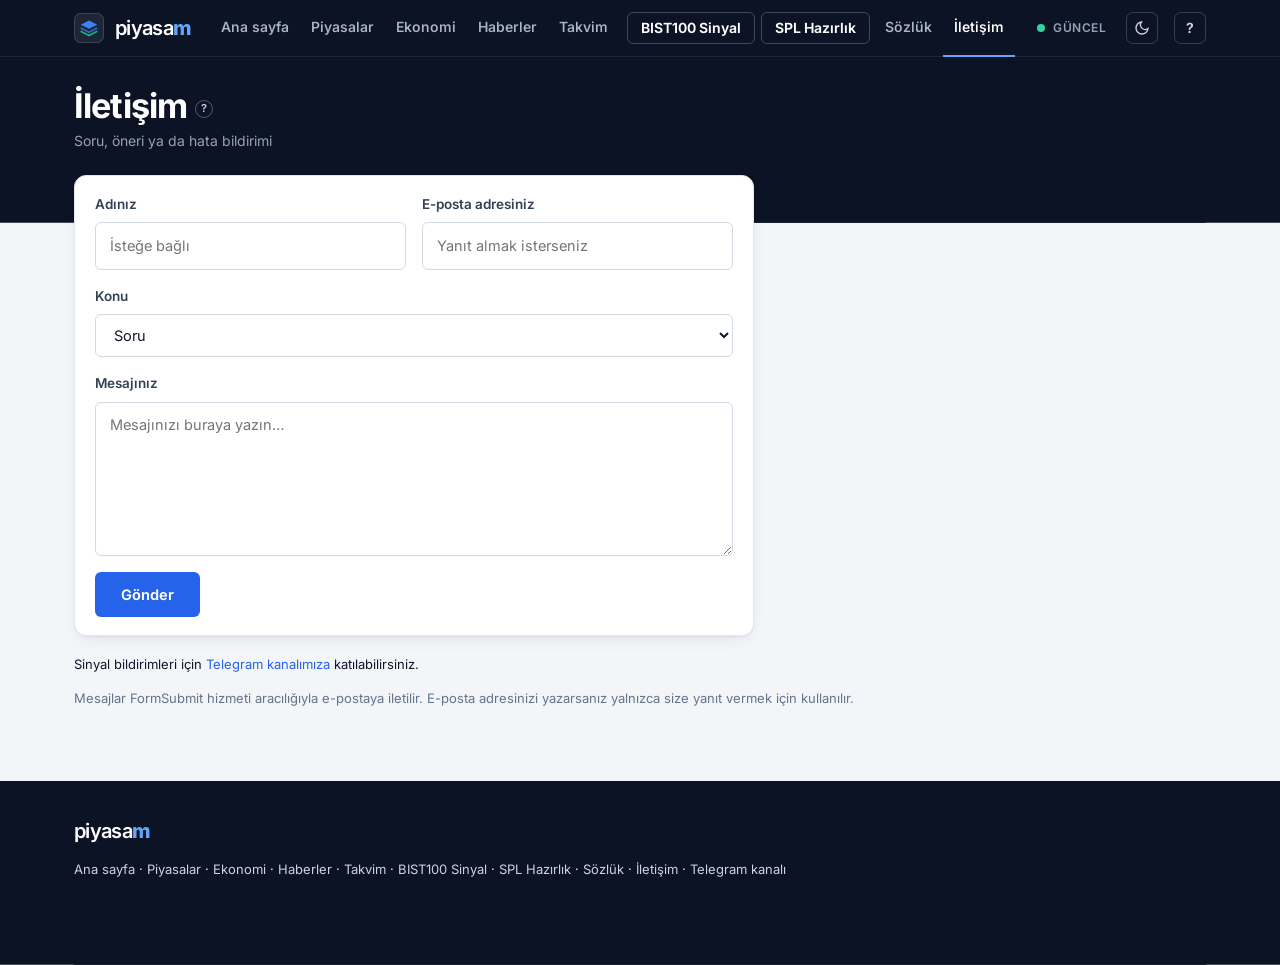
<file: iletisim.html>
<!doctype html>
<html lang="tr">
<head>
<meta charset="utf-8">
<meta name="viewport" content="width=device-width, initial-scale=1">
<title>İletişim · piyasam</title>
<meta name="description" content="Soru, öneri ve hata bildirimi.">
<!-- Paylaşım önizlemesi (WhatsApp, Telegram, X...) -->
<meta property="og:type" content="website">
<meta property="og:site_name" content="piyasam">
<meta property="og:title" content="İletişim · piyasam">
<meta property="og:description" content="Soru, öneri ve hata bildirimi.">
<meta property="og:url" content="https://emrcnkkl.github.io/quant-bot/iletisim.html">
<meta property="og:image" content="https://emrcnkkl.github.io/quant-bot/img/og.png">
<meta property="og:image:width" content="1200">
<meta property="og:image:height" content="630">
<meta property="og:locale" content="tr_TR">
<meta name="twitter:card" content="summary_large_image">
<meta name="theme-color" content="#0b1324">
<link rel="icon" type="image/png" sizes="512x512" href="img/icon-512.png">
<link rel="apple-touch-icon" href="img/apple-touch-icon.png">
<link rel="preload" href="fonts/inter-latin.woff2" as="font" type="font/woff2" crossorigin>
<link rel="stylesheet" href="assets/app.css">
<script>try{var t=localStorage.getItem("tema");if(t)document.documentElement.dataset.theme=t}catch(e){}</script>
</head>
<body>
<nav id="top"></nav>

<main class="wrap">
  <!-- ===== İLETİŞİM ===== -->
  <div class="ph band ov"><div><h1>İletişim</h1><span data-help hidden>Soru, öneri ya da gördüğünüz bir hata… Mesajınız doğrudan proje sahibine e-posta olarak iletilir.</span><div class="sub">Soru, öneri ya da hata bildirimi</div></div></div>
  <section id="iletisim">
    <form class="card contact lift" id="cform" novalidate>
      <div class="row2">
        <label>Adınız<input name="name" autocomplete="name" maxlength="80" placeholder="İsteğe bağlı"></label>
        <label>E-posta adresiniz<input name="email" type="email" autocomplete="email" maxlength="120" placeholder="Yanıt almak isterseniz"></label>
      </div>
      <label>Konu<select name="topic"><option>Soru</option><option>Öneri</option><option>Hata bildirimi</option><option>Diğer</option></select></label>
      <label>Mesajınız<textarea name="message" rows="6" maxlength="4000" placeholder="Mesajınızı buraya yazın…"></textarea></label>
      <input type="text" name="_honey" class="hp" tabindex="-1" autocomplete="off" aria-hidden="true">
      <div class="actions"><button type="submit">Gönder</button><span id="cstat" class="small" role="status"></span></div>
    </form>
    <p class="small" style="margin-top:18px">Sinyal bildirimleri için <a href="https://t.me/+T8qnrNlgQIwzNTJk" target="_blank" rel="noopener">Telegram kanalımıza</a> katılabilirsiniz.</p>
    <p class="muted small" style="margin-top:6px">Mesajlar FormSubmit hizmeti aracılığıyla e-postaya iletilir. E-posta adresinizi yazarsanız yalnızca size yanıt vermek için kullanılır.</p>
  </section>

  <footer id="foot"></footer>
</main>

<script src="assets/core.js"></script>
<script>
chrome("iletisim");
// ---------------- İletişim formu ----------------
const FORM_KEY = "3e7bf7d5b6955fd0cf54b436ca9a33c0";   // FormSubmit rastgele anahtarı (e-posta adresi sayfada görünmez)
$("#cform").addEventListener("submit", async e => {
  e.preventDefault();
  const f = e.target, st = $("#cstat"), btn = f.querySelector("button");
  const d = Object.fromEntries(new FormData(f));
  st.className = "small";
  if (d._honey) return;                                  // bot tuzağı
  if (d.message.trim().length < 5) { st.className = "small err"; st.textContent = "Lütfen bir mesaj yazın."; f.message.focus(); return; }
  if (d.email && !/^[^@\s]+@[^@\s]+\.[^@\s]+$/.test(d.email)) { st.className = "small err"; st.textContent = "E-posta adresi geçerli görünmüyor."; f.email.focus(); return; }
  btn.disabled = true; st.textContent = "Gönderiliyor…";
  try {
    const r = await fetch(`https://formsubmit.co/ajax/${FORM_KEY}`, {
      method: "POST", headers: {"Content-Type": "application/json", Accept: "application/json"},
      body: JSON.stringify({Ad: d.name || "-", "E-posta": d.email || "-", Konu: d.topic, Mesaj: d.message,
                            _subject: `BIST100 Sinyal · ${d.topic}${d.name ? " · " + d.name : ""}`,
                            _replyto: d.email || undefined, _template: "table", _captcha: "false"})});
    const j = await r.json().catch(() => ({}));
    if (!r.ok || String(j.success) !== "true") throw new Error(j.message || r.status);
    f.reset(); st.className = "small ok"; st.textContent = "Teşekkürler, mesajınız iletildi.";
  } catch (err) {
    st.className = "small err";
    st.textContent = "Mesaj gönderilemedi. İnternet bağlantınızı kontrol edip biraz sonra tekrar deneyin.";
  } finally { btn.disabled = false; }
});

reveal();
</script>
</body>
</html>
</file>
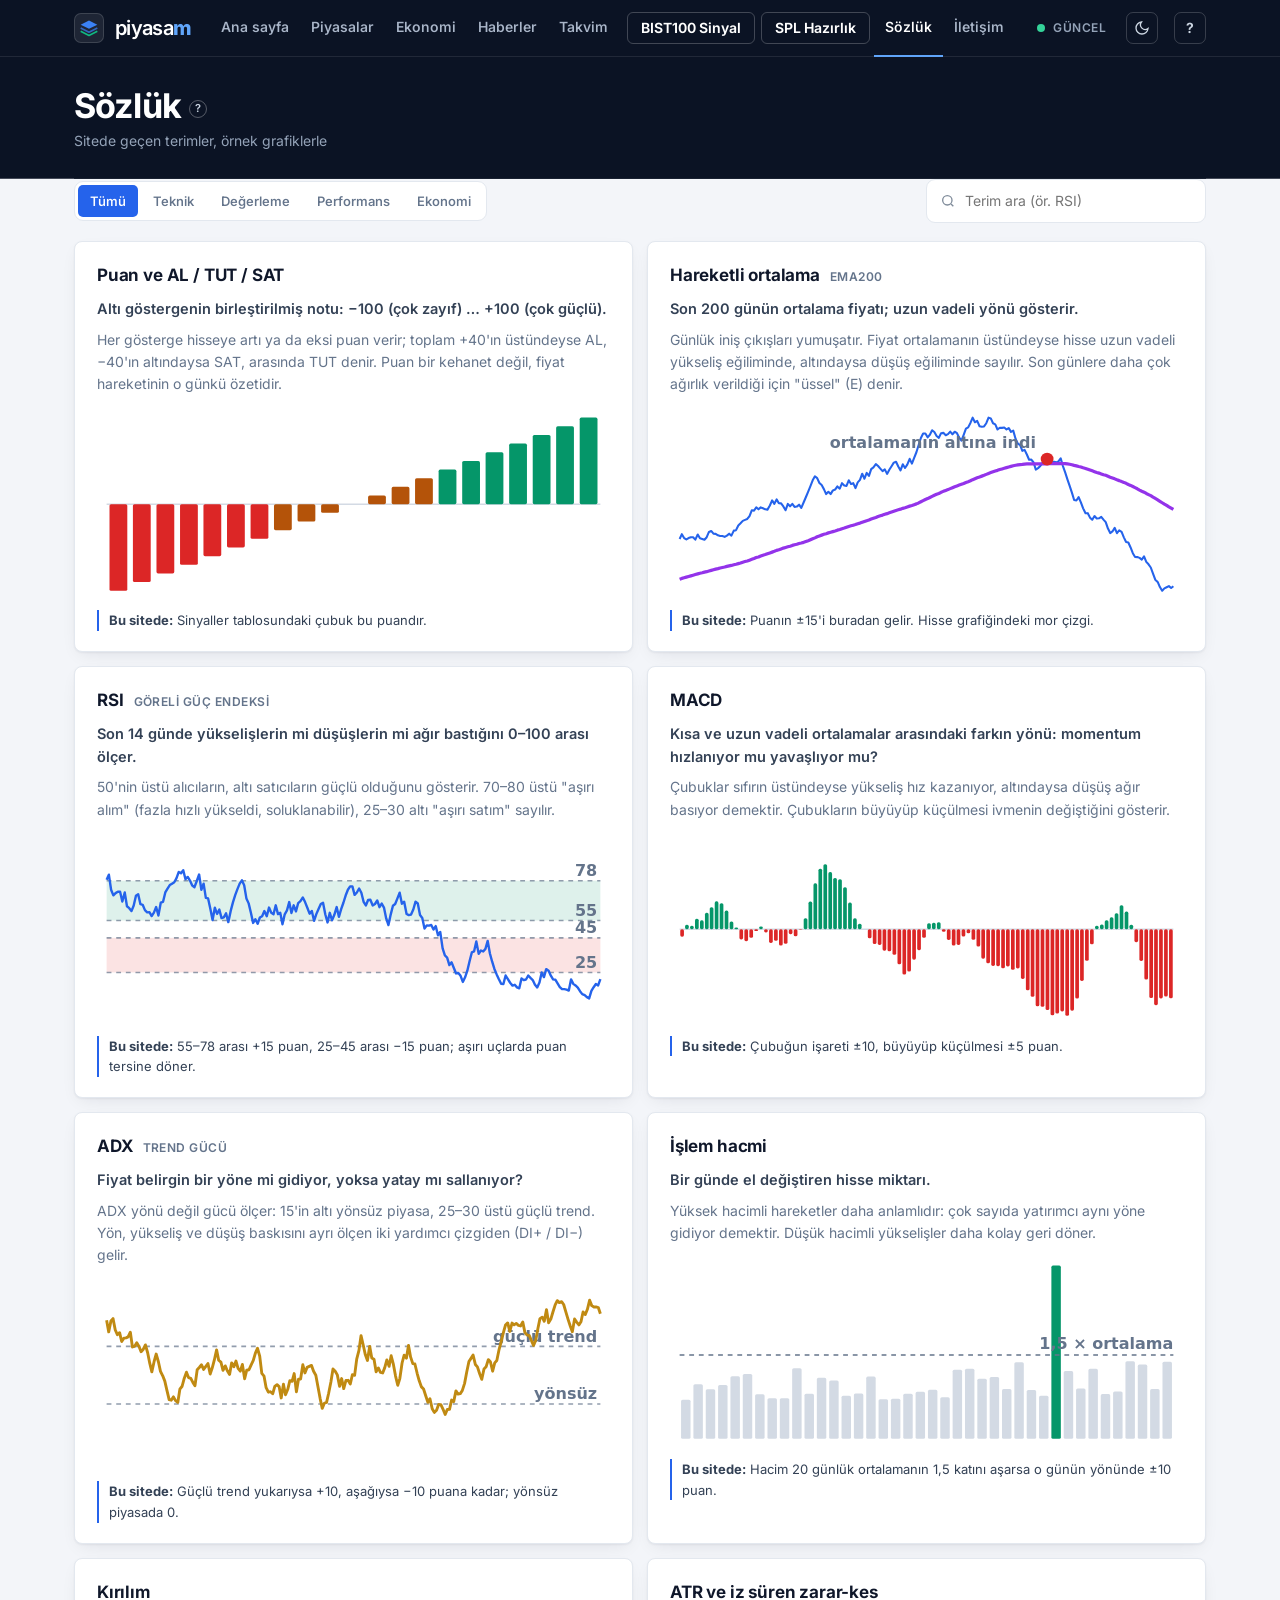
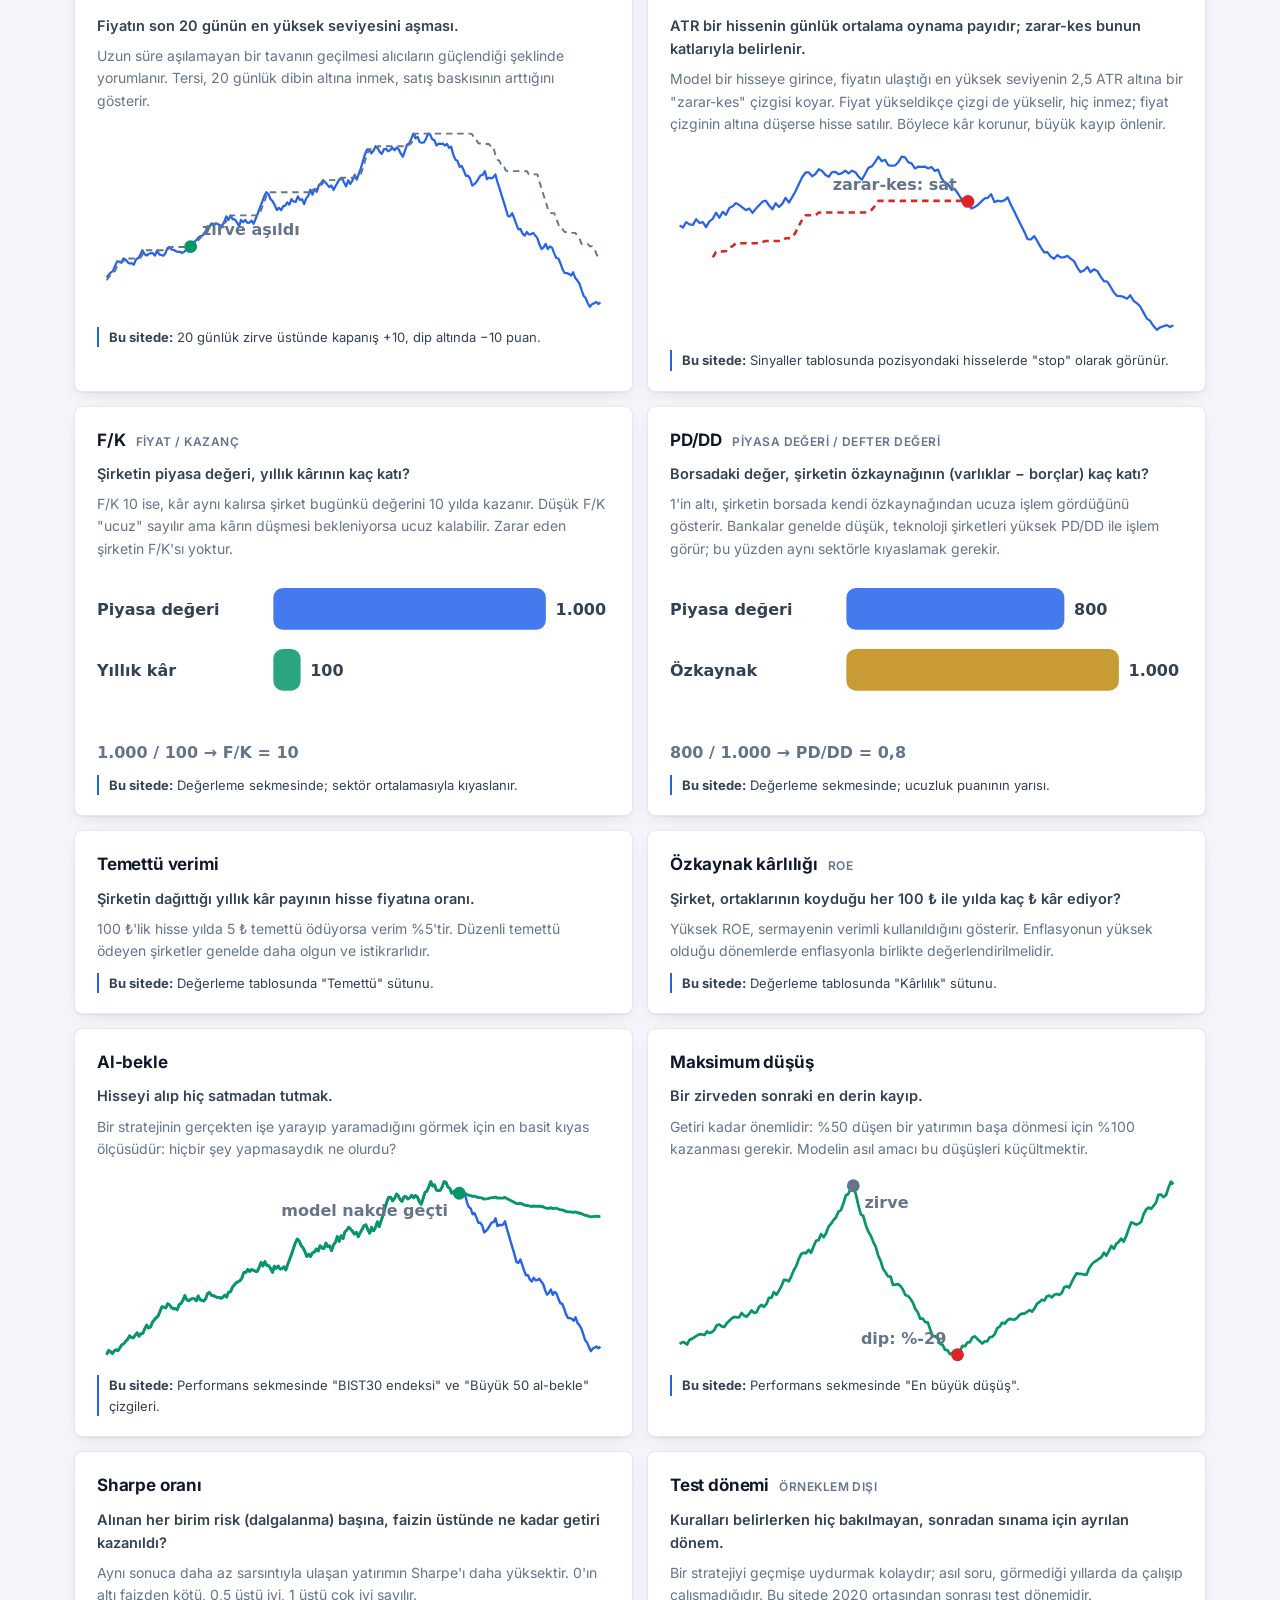
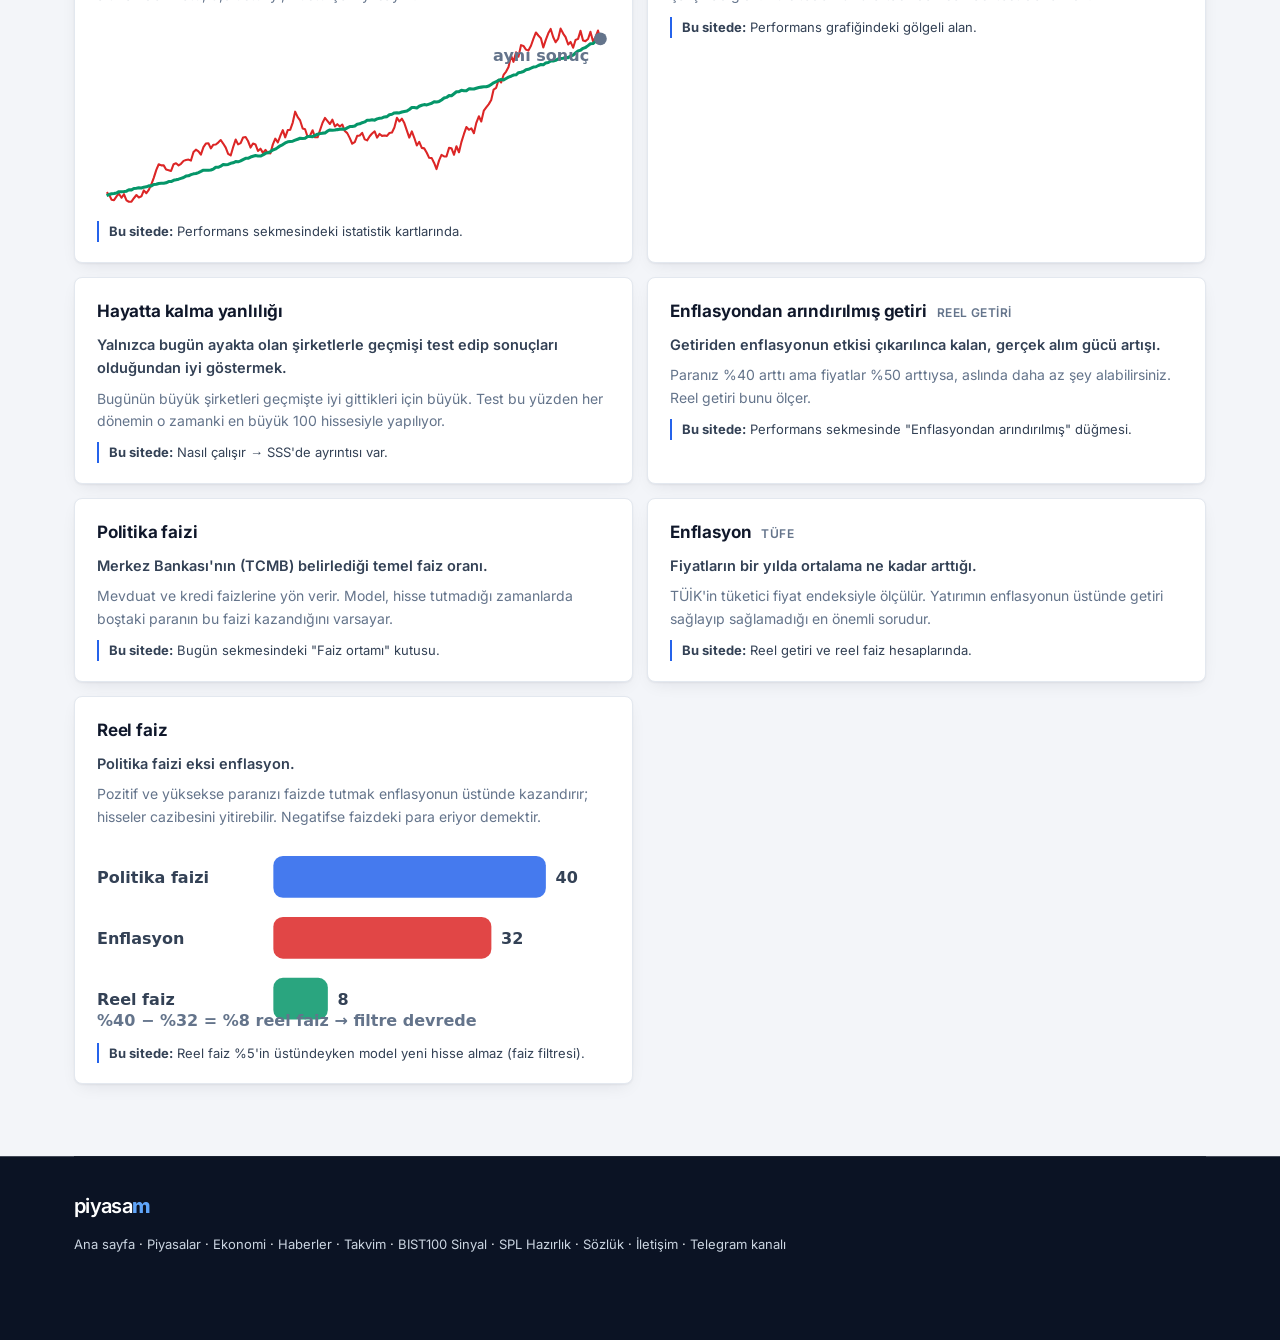
<file: sozluk.html>
<!doctype html>
<html lang="tr">
<head>
<meta charset="utf-8">
<meta name="viewport" content="width=device-width, initial-scale=1">
<title>Sözlük · piyasam</title>
<meta name="description" content="Borsa ve ekonomi terimleri, örnek grafiklerle sade anlatım.">
<!-- Paylaşım önizlemesi (WhatsApp, Telegram, X...) -->
<meta property="og:type" content="website">
<meta property="og:site_name" content="piyasam">
<meta property="og:title" content="Sözlük · piyasam">
<meta property="og:description" content="Borsa ve ekonomi terimleri, örnek grafiklerle sade anlatım.">
<meta property="og:url" content="https://emrcnkkl.github.io/quant-bot/sozluk.html">
<meta property="og:image" content="https://emrcnkkl.github.io/quant-bot/img/og.png">
<meta property="og:image:width" content="1200">
<meta property="og:image:height" content="630">
<meta property="og:locale" content="tr_TR">
<meta name="twitter:card" content="summary_large_image">
<meta name="theme-color" content="#0b1324">
<link rel="icon" type="image/png" sizes="512x512" href="img/icon-512.png">
<link rel="apple-touch-icon" href="img/apple-touch-icon.png">
<link rel="preload" href="fonts/inter-latin.woff2" as="font" type="font/woff2" crossorigin>
<link rel="stylesheet" href="assets/app.css">
<script>try{var t=localStorage.getItem("tema");if(t)document.documentElement.dataset.theme=t}catch(e){}</script>
</head>
<body>
<nav id="top"></nav>

<main class="wrap">
  <!-- ===== SÖZLÜK ===== -->
  <div class="ph band"><div><h1>Sözlük</h1><span data-help hidden>Sitede geçen kavramların sade anlatımı. Grafikler örnek veriyle çizildi; gerçek bir hisseyi göstermez.</span><div class="sub">Sitede geçen terimler, örnek grafiklerle</div></div></div>
  <section id="sozluk">
    <div class="gl-bar"><div class="tabs" id="glcat"></div><input type="search" id="glq" placeholder="Terim ara (ör. RSI)"></div>
    <div class="gl" id="glist"></div>
  </section>

  <footer id="foot"></footer>
</main>

<script src="assets/core.js"></script>
<script>
chrome("sozluk");
// ---------------- Sözlük (örnek veriyle çizilen küçük grafikler) ----------------
const GL = (() => {
  // Tekrarlanabilir örnek fiyat serisi: önce yükseliş, sonra düşüş (aynı veri her açılışta aynı çizilir)
  let seed = 7; const rnd = () => (seed = (seed * 16807) % 2147483647) / 2147483647;
  const P = []; let p = 100;
  for (let i = 0; i < 260; i++) { const drift = i < 150 ? .0022 : i < 185 ? -.001 : -.0042; p *= 1 + drift + (rnd() - .5) * .028; P.push(p); }
  const ema = (a, n) => { const k = 2 / (n + 1), o = []; a.forEach((v, i) => o.push(i ? v * k + o[i - 1] * (1 - k) : v)); return o; };
  const rsi = (a, n = 14) => { let g = 0, l = 0; const o = [null];
    for (let i = 1; i < a.length; i++) { const d = a[i] - a[i - 1];
      g = (g * (n - 1) + Math.max(d, 0)) / n; l = (l * (n - 1) + Math.max(-d, 0)) / n; o.push(i < n ? null : 100 - 100 / (1 + g / (l || 1e-9))); }
    return o; };
  const W = 320, H = 120, pad = 6;
  // Çizgi grafiği: series = [[dizi, renk, kalınlık, kesikli?]], opts = {lo, hi, bands:[[a,b,renk]], hlines:[[v,renk,etiket]], marks:[[i,v,renk,etiket]], from}
  function line(series, o = {}) {
    const from = o.from || 0, n = series[0][0].length - from;
    const all = series.flatMap(s => s[0].slice(from)).filter(v => v != null);
    const lo = o.lo ?? Math.min(...all), hi = o.hi ?? Math.max(...all);
    const x = i => pad + (i - from) / (n - 1) * (W - 2 * pad), y = v => pad + (1 - (v - lo) / (hi - lo)) * (H - 2 * pad);
    let g = "";
    (o.bands || []).forEach(([a, b, c]) => g += `<rect x="${pad}" y="${y(b)}" width="${W - 2 * pad}" height="${y(a) - y(b)}" fill="${c}" opacity=".13"/>`);
    (o.hlines || []).forEach(([v, c, t]) => g += `<line x1="${pad}" x2="${W - pad}" y1="${y(v)}" y2="${y(v)}" stroke="${c}" stroke-dasharray="3 3" opacity=".7"/>${t ? `<text x="${W - pad - 2}" y="${y(v) - 3}" text-anchor="end">${t}</text>` : ""}`);
    series.forEach(([a, c, w = 1.6, dash]) => {
      const d = a.slice(from).map((v, i) => v == null ? null : `${x(i + from).toFixed(1)},${y(v).toFixed(1)}`).filter(Boolean).join(" L");
      g += `<path d="M${d}" fill="none" stroke="${c}" stroke-width="${w}" ${dash ? 'stroke-dasharray="4 3"' : ""} stroke-linejoin="round"/>`;
    });
    (o.marks || []).forEach(([i, v, c, t]) => { const r_ = x(i) > W * .55;   // sağ yarıdaysa etiket noktanın soluna
      g += `<circle cx="${x(i)}" cy="${y(v)}" r="4" fill="${c}"/>${t ? `<text x="${x(i) + (r_ ? -7 : 7)}" y="${y(v) + (y(v) < 20 ? 14 : -7)}" text-anchor="${r_ ? "end" : "start"}">${t}</text>` : ""}`; });
    return `<svg viewBox="0 0 ${W} ${H}" role="img">${g}</svg>`;
  }
  function bars(vals, colorOf, o = {}) {
    const n = vals.length, mx = Math.max(...vals.map(Math.abs)), bw = (W - 2 * pad) / n;
    const mid = o.signed ? H / 2 : H - pad, sc = (o.signed ? H / 2 - pad : H - 2 * pad) / mx;
    let g = o.signed ? `<line x1="${pad}" x2="${W - pad}" y1="${mid}" y2="${mid}" stroke="var(--line2)"/>` : "";
    vals.forEach((v, i) => { const h = Math.abs(v) * sc;
      g += `<rect x="${(pad + i * bw + bw * .12).toFixed(1)}" y="${(v >= 0 ? mid - h : mid).toFixed(1)}" width="${(bw * .76).toFixed(1)}" height="${h.toFixed(1)}" rx="1" fill="${colorOf(v, i)}"/>`; });
    if (o.line) g += `<line x1="${pad}" x2="${W - pad}" y1="${mid - o.line[0] * sc}" y2="${mid - o.line[0] * sc}" stroke="var(--muted)" stroke-dasharray="3 3"/><text x="${W - pad}" y="${mid - o.line[0] * sc - 4}" text-anchor="end">${o.line[1]}</text>`;
    return `<svg viewBox="0 0 ${W} ${H}" role="img">${g}</svg>`;
  }
  // Basit kutu karşılaştırması: [[etiket, değer, renk]]
  function compare(items, note) {
    const mx = Math.max(...items.map(i => i[1])), bh = 26, gap = 12, top = 10;
    let g = items.map(([t, v, c], k) => { const w = v / mx * (W - 150), yy = top + k * (bh + gap);
      return `<text x="0" y="${yy + 17}" style="fill:var(--ink2)">${t}</text><rect x="110" y="${yy}" width="${w.toFixed(1)}" height="${bh}" rx="6" fill="${c}" opacity=".85"/><text x="${116 + w}" y="${yy + 17}" style="fill:var(--ink2)">${v.toLocaleString("tr-TR")}</text>`; }).join("");
    if (note) g += `<text x="0" y="${H - 4}">${note}</text>`;
    return `<svg viewBox="0 0 ${W} ${H}" role="img">${g}</svg>`;
  }
  const C = {up: "var(--al)", dn: "var(--sat)", acc: "var(--accent)", e200: "var(--e200)", e50: "var(--e50)", mut: "var(--muted)", gold: "var(--gold)", bench: "var(--bench)"};
  const e200 = ema(P, 120), R = rsi(P), m12 = ema(P, 12), m26 = ema(P, 26), macd = m12.map((v, i) => v - m26[i]);
  const sig = ema(macd, 9), hist = macd.map((v, i) => v - sig[i]);
  // 20 günlük zirve ve kırılım
  const hi20 = P.map((_, i) => i < 20 ? null : Math.max(...P.slice(i - 20, i)));
  const brk = P.findIndex((v, i) => i > 60 && hi20[i] && v > hi20[i]);
  // İz süren stop (fiyatın en yükseğinin %9 altı) ve tetiklendiği gün
  const stop = []; let peak = 0, hit = -1;
  P.forEach((v, i) => { if (i < 120) { stop.push(null); return; } peak = Math.max(peak, v); const s_ = peak * .91; stop.push(hit < 0 ? s_ : null); if (hit < 0 && v < s_) hit = i; });
  // Düşüş grafiği
  const eq = []; let q = 100; seed = 11;
  for (let i = 0; i < 200; i++) { q *= 1 + (i > 70 && i < 110 ? -.009 : .004) + (rnd() - .5) * .02; eq.push(q); }
  let pk = 0, mdd = 0, pki = 0, ddi = 0, ddpk = 0;
  eq.forEach((v, i) => { if (v > pk) { pk = v; pki = i; } if (v / pk - 1 < mdd) { mdd = v / pk - 1; ddi = i; ddpk = pki; } });
  // Aynı getiri, farklı oynaklık (Sharpe)
  const smooth = [], bumpy = []; let a1 = 100, a2 = 100; seed = 5;
  for (let i = 0; i < 200; i++) { a1 *= 1.002 + (rnd() - .5) * .006; a2 *= 1.002 + (rnd() - .5) * .05; smooth.push(a1); bumpy.push(a2); }
  const s0 = smooth.at(-1), b0 = bumpy.at(-1); bumpy.forEach((v, i) => bumpy[i] = v * Math.pow(s0 / b0, i / 199));
  // Hacim
  seed = 3; const vol = Array.from({length: 40}, (_, i) => i === 30 ? 3.1 : .7 + rnd() * .7);

  const T = [
    // ---- Teknik
    {id: "puan", cat: "Teknik", t: "Puan ve AL / TUT / SAT", k: "Altı göstergenin birleştirilmiş notu: −100 (çok zayıf) … +100 (çok güçlü).",
     p: "Her gösterge hisseye artı ya da eksi puan verir; toplam +40'ın üstündeyse AL, −40'ın altındaysa SAT, arasında TUT denir. Puan bir kehanet değil, fiyat hareketinin o günkü özetidir.",
     use: "Sinyaller tablosundaki çubuk bu puandır.",
     svg: () => bars(Array.from({length: 21}, (_, i) => -100 + i * 10), v => v >= 40 ? C.up : v <= -40 ? C.dn : "var(--tut)", {signed: true})},
    {id: "ema", cat: "Teknik", t: "Hareketli ortalama", s: "EMA200", k: "Son 200 günün ortalama fiyatı; uzun vadeli yönü gösterir.",
     p: "Günlük iniş çıkışları yumuşatır. Fiyat ortalamanın üstündeyse hisse uzun vadeli yükseliş eğiliminde, altındaysa düşüş eğiliminde sayılır. Son günlere daha çok ağırlık verildiği için \"üssel\" (E) denir.",
     use: "Puanın ±15'i buradan gelir. Hisse grafiğindeki mor çizgi.",
     svg: () => line([[P, C.acc, 1.3], [e200, C.e200, 2]], {from: 40, marks: [[203, P[203], C.dn, "ortalamanın altına indi"]]})},
    {id: "rsi", cat: "Teknik", t: "RSI", s: "göreli güç endeksi", k: "Son 14 günde yükselişlerin mi düşüşlerin mi ağır bastığını 0–100 arası ölçer.",
     p: "50'nin üstü alıcıların, altı satıcıların güçlü olduğunu gösterir. 70–80 üstü \"aşırı alım\" (fazla hızlı yükseldi, soluklanabilir), 25–30 altı \"aşırı satım\" sayılır.",
     use: "55–78 arası +15 puan, 25–45 arası −15 puan; aşırı uçlarda puan tersine döner.",
     svg: () => line([[R, C.acc, 1.5]], {from: 40, lo: 0, hi: 100, bands: [[55, 78, C.up], [25, 45, C.dn]], hlines: [[78, C.mut, "78"], [55, C.mut, "55"], [45, C.mut, "45"], [25, C.mut, "25"]]})},
    {id: "macd", cat: "Teknik", t: "MACD", k: "Kısa ve uzun vadeli ortalamalar arasındaki farkın yönü: momentum hızlanıyor mu yavaşlıyor mu?",
     p: "Çubuklar sıfırın üstündeyse yükseliş hız kazanıyor, altındaysa düşüş ağır basıyor demektir. Çubukların büyüyüp küçülmesi ivmenin değiştiğini gösterir.",
     use: "Çubuğun işareti ±10, büyüyüp küçülmesi ±5 puan.",
     svg: () => bars(hist.slice(120, 220), v => v >= 0 ? C.up : C.dn, {signed: true})},
    {id: "adx", cat: "Teknik", t: "ADX", s: "trend gücü", k: "Fiyat belirgin bir yöne mi gidiyor, yoksa yatay mı sallanıyor?",
     p: "ADX yönü değil gücü ölçer: 15'in altı yönsüz piyasa, 25–30 üstü güçlü trend. Yön, yükseliş ve düşüş baskısını ayrı ölçen iki yardımcı çizgiden (DI+ / DI−) gelir.",
     use: "Güçlü trend yukarıysa +10, aşağıysa −10 puana kadar; yönsüz piyasada 0.",
     svg: () => line([[P.map((v, i) => i < 30 ? null : 12 + Math.min(30, Math.abs(P[i] / P[i - 30] - 1) * 160)), C.gold, 1.8]], {from: 30, lo: 0, hi: 45, hlines: [[30, C.mut, "güçlü trend"], [15, C.mut, "yönsüz"]]})},
    {id: "hacim", cat: "Teknik", t: "İşlem hacmi", k: "Bir günde el değiştiren hisse miktarı.",
     p: "Yüksek hacimli hareketler daha anlamlıdır: çok sayıda yatırımcı aynı yöne gidiyor demektir. Düşük hacimli yükselişler daha kolay geri döner.",
     use: "Hacim 20 günlük ortalamanın 1,5 katını aşarsa o günün yönünde ±10 puan.",
     svg: () => bars(vol, (v, i) => i === 30 ? C.up : "var(--line2)", {line: [1.5, "1,5 × ortalama"]})},
    {id: "kirilim", cat: "Teknik", t: "Kırılım", k: "Fiyatın son 20 günün en yüksek seviyesini aşması.",
     p: "Uzun süre aşılamayan bir tavanın geçilmesi alıcıların güçlendiği şeklinde yorumlanır. Tersi, 20 günlük dibin altına inmek, satış baskısının arttığını gösterir.",
     use: "20 günlük zirve üstünde kapanış +10, dip altında −10 puan.",
     svg: () => line([[P, C.acc, 1.4], [hi20, C.mut, 1.2, true]], {from: brk - 40, marks: [[brk, P[brk], C.up, "zirve aşıldı"]]})},
    {id: "atr", cat: "Teknik", t: "ATR ve iz süren zarar-kes", k: "ATR bir hissenin günlük ortalama oynama payıdır; zarar-kes bunun katlarıyla belirlenir.",
     p: "Model bir hisseye girince, fiyatın ulaştığı en yüksek seviyenin 2,5 ATR altına bir \"zarar-kes\" çizgisi koyar. Fiyat yükseldikçe çizgi de yükselir, hiç inmez; fiyat çizginin altına düşerse hisse satılır. Böylece kâr korunur, büyük kayıp önlenir.",
     use: "Sinyaller tablosunda pozisyondaki hisselerde \"stop\" olarak görünür.",
     svg: () => line([[P, C.acc, 1.4], [stop, C.dn, 1.6, true]], {from: 110, marks: hit > 0 ? [[hit, P[hit], C.dn, "zarar-kes: sat"]] : []})},
    // ---- Değerleme
    {id: "fk", cat: "Değerleme", t: "F/K", s: "fiyat / kazanç", k: "Şirketin piyasa değeri, yıllık kârının kaç katı?",
     p: "F/K 10 ise, kâr aynı kalırsa şirket bugünkü değerini 10 yılda kazanır. Düşük F/K \"ucuz\" sayılır ama kârın düşmesi bekleniyorsa ucuz kalabilir. Zarar eden şirketin F/K'sı yoktur.",
     use: "Değerleme sekmesinde; sektör ortalamasıyla kıyaslanır.",
     svg: () => compare([["Piyasa değeri", 1000, C.acc], ["Yıllık kâr", 100, C.up]], "1.000 / 100 → F/K = 10")},
    {id: "pddd", cat: "Değerleme", t: "PD/DD", s: "piyasa değeri / defter değeri", k: "Borsadaki değer, şirketin özkaynağının (varlıklar − borçlar) kaç katı?",
     p: "1'in altı, şirketin borsada kendi özkaynağından ucuza işlem gördüğünü gösterir. Bankalar genelde düşük, teknoloji şirketleri yüksek PD/DD ile işlem görür; bu yüzden aynı sektörle kıyaslamak gerekir.",
     use: "Değerleme sekmesinde; ucuzluk puanının yarısı.",
     svg: () => compare([["Piyasa değeri", 800, C.acc], ["Özkaynak", 1000, C.gold]], "800 / 1.000 → PD/DD = 0,8")},
    {id: "temettu", cat: "Değerleme", t: "Temettü verimi", k: "Şirketin dağıttığı yıllık kâr payının hisse fiyatına oranı.",
     p: "100 ₺'lik hisse yılda 5 ₺ temettü ödüyorsa verim %5'tir. Düzenli temettü ödeyen şirketler genelde daha olgun ve istikrarlıdır.",
     use: "Değerleme tablosunda \"Temettü\" sütunu."},
    {id: "roe", cat: "Değerleme", t: "Özkaynak kârlılığı", s: "ROE", k: "Şirket, ortaklarının koyduğu her 100 ₺ ile yılda kaç ₺ kâr ediyor?",
     p: "Yüksek ROE, sermayenin verimli kullanıldığını gösterir. Enflasyonun yüksek olduğu dönemlerde enflasyonla birlikte değerlendirilmelidir.",
     use: "Değerleme tablosunda \"Kârlılık\" sütunu."},
    // ---- Performans
    {id: "albekle", cat: "Performans", t: "Al-bekle", k: "Hisseyi alıp hiç satmadan tutmak.",
     p: "Bir stratejinin gerçekten işe yarayıp yaramadığını görmek için en basit kıyas ölçüsüdür: hiçbir şey yapmasaydık ne olurdu?",
     use: "Performans sekmesinde \"BIST30 endeksi\" ve \"Büyük 50 al-bekle\" çizgileri.",
     svg: () => line([[P, C.bench, 1.5], [P.map((v, i) => i < 185 ? v : P[185] * (1 + (v / P[185] - 1) * .15)), C.up, 1.8]], {marks: [[185, P[185], C.up, "model nakde geçti"]]})},
    {id: "dusus", cat: "Performans", t: "Maksimum düşüş", k: "Bir zirveden sonraki en derin kayıp.",
     p: "Getiri kadar önemlidir: %50 düşen bir yatırımın başa dönmesi için %100 kazanması gerekir. Modelin asıl amacı bu düşüşleri küçültmektir.",
     use: "Performans sekmesinde \"En büyük düşüş\".",
     svg: () => line([[eq, C.up, 1.7]], {marks: [[ddpk, eq[ddpk], C.mut, "zirve"], [ddi, eq[ddi], C.dn, `dip: %${(mdd * 100).toFixed(0)}`]]})},
    {id: "sharpe", cat: "Performans", t: "Sharpe oranı", k: "Alınan her birim risk (dalgalanma) başına, faizin üstünde ne kadar getiri kazanıldı?",
     p: "Aynı sonuca daha az sarsıntıyla ulaşan yatırımın Sharpe'ı daha yüksektir. 0'ın altı faizden kötü, 0,5 üstü iyi, 1 üstü çok iyi sayılır.",
     use: "Performans sekmesindeki istatistik kartlarında.",
     svg: () => line([[bumpy, C.dn, 1.3], [smooth, C.up, 1.9]], {marks: [[199, smooth[199], C.mut, "aynı sonuç"]]})},
    {id: "test", cat: "Performans", t: "Test dönemi", s: "örneklem dışı", k: "Kuralları belirlerken hiç bakılmayan, sonradan sınama için ayrılan dönem.",
     p: "Bir stratejiyi geçmişe uydurmak kolaydır; asıl soru, görmediği yıllarda da çalışıp çalışmadığıdır. Bu sitede 2020 ortasından sonrası test dönemidir.",
     use: "Performans grafiğindeki gölgeli alan."},
    {id: "yanlilik", cat: "Performans", t: "Hayatta kalma yanlılığı", k: "Yalnızca bugün ayakta olan şirketlerle geçmişi test edip sonuçları olduğundan iyi göstermek.",
     p: "Bugünün büyük şirketleri geçmişte iyi gittikleri için büyük. Test bu yüzden her dönemin o zamanki en büyük 100 hissesiyle yapılıyor.",
     use: "Nasıl çalışır → SSS'de ayrıntısı var."},
    {id: "reelgetiri", cat: "Performans", t: "Enflasyondan arındırılmış getiri", s: "reel getiri", k: "Getiriden enflasyonun etkisi çıkarılınca kalan, gerçek alım gücü artışı.",
     p: "Paranız %40 arttı ama fiyatlar %50 arttıysa, aslında daha az şey alabilirsiniz. Reel getiri bunu ölçer.",
     use: "Performans sekmesinde \"Enflasyondan arındırılmış\" düğmesi."},
    // ---- Ekonomi
    {id: "politika", cat: "Ekonomi", t: "Politika faizi", k: "Merkez Bankası'nın (TCMB) belirlediği temel faiz oranı.",
     p: "Mevduat ve kredi faizlerine yön verir. Model, hisse tutmadığı zamanlarda boştaki paranın bu faizi kazandığını varsayar.",
     use: "Bugün sekmesindeki \"Faiz ortamı\" kutusu."},
    {id: "enflasyon", cat: "Ekonomi", t: "Enflasyon", s: "TÜFE", k: "Fiyatların bir yılda ortalama ne kadar arttığı.",
     p: "TÜİK'in tüketici fiyat endeksiyle ölçülür. Yatırımın enflasyonun üstünde getiri sağlayıp sağlamadığı en önemli sorudur.",
     use: "Reel getiri ve reel faiz hesaplarında."},
    {id: "reelfaiz", cat: "Ekonomi", t: "Reel faiz", k: "Politika faizi eksi enflasyon.",
     p: "Pozitif ve yüksekse paranızı faizde tutmak enflasyonun üstünde kazandırır; hisseler cazibesini yitirebilir. Negatifse faizdeki para eriyor demektir.",
     use: "Reel faiz %5'in üstündeyken model yeni hisse almaz (faiz filtresi).",
     svg: () => compare([["Politika faizi", 40, C.acc], ["Enflasyon", 32, C.dn], ["Reel faiz", 8, C.up]], "%40 − %32 = %8 reel faiz → filtre devrede")},
  ];
  return {T, cats: ["Tümü", ...new Set(T.map(x => x.cat))]};
})();
let glCat = "Tümü";
function renderGlossary() {
  const fold = t => t.toLocaleLowerCase("tr-TR").replace(/ı/g, "i").replace(/İ/g, "i");
  const q = fold($("#glq").value.trim());
  const list = GL.T.filter(x => (glCat === "Tümü" || x.cat === glCat) &&
    (!q || fold(x.t + " " + (x.s || "") + " " + x.k).includes(q)));
  $("#glcat").innerHTML = GL.cats.map(c => `<button data-c="${c}" class="${c === glCat ? "on" : ""}">${c}</button>`).join("");
  $("#glist").innerHTML = list.length ? list.map(x => `<article class="card term" id="s-${x.id}">
      <h4>${x.t}${x.s ? `<small>${x.s}</small>` : ""}</h4><p class="k">${x.k}</p><p>${x.p}</p>
      ${x.svg ? x.svg() : ""}<div class="use"><b>Bu sitede:</b> ${x.use}</div></article>`).join("")
    : `<p class="gl-empty">Bu aramayla eşleşen terim yok.</p>`;
}
$("#glcat").addEventListener("click", e => { if (e.target.dataset.c) { glCat = e.target.dataset.c; renderGlossary(); } });
$("#glq").addEventListener("input", renderGlossary);
renderGlossary();


if (location.hash) document.getElementById(decodeURIComponent(location.hash.slice(1)))?.scrollIntoView({block: "start"});
reveal();
</script>
</body>
</html>
</file>
<file: assets/app.css>
/* Ortak tasarım: tüm sayfalar */
/* ---- Yazı tipi: Inter (OFL lisanslı, depoda barındırılıyor) ---- */
@font-face{font-family:"InterV";src:url(../fonts/inter-latin.woff2) format("woff2");font-weight:100 900;font-display:swap;
  unicode-range:U+0000-00FF,U+0131,U+0152-0153,U+02BB-02BC,U+02C6,U+02DA,U+02DC,U+0304,U+0308,U+0329,U+2000-206F,U+2074,U+20AC,U+2122,U+2191,U+2193,U+2212,U+2215,U+FEFF,U+FFFD}
@font-face{font-family:"InterV";src:url(../fonts/inter-latin-ext.woff2) format("woff2");font-weight:100 900;font-display:swap;
  unicode-range:U+0100-02AF,U+0304,U+0308,U+0329,U+1E00-1E9F,U+1EF2-1EFF,U+2020,U+20A0-20AB,U+20AD-20C0,U+2113,U+2C60-2C7F,U+A720-A7FF}

/* ---- Renk değişkenleri: koyu tema varsayılan; açık tema cihaz tercihine göre ya da menüdeki düğmeyle (html[data-theme]) ---- */
:root{
  --bg:#06080b;--bg2:#0b0f14;--surface:rgba(255,255,255,.028);--surface2:rgba(255,255,255,.045);
  --card:#0e1217;--card2:#131820;--ink:#f1f4f8;--ink2:#c9d1db;--muted:#7f8b9a;
  --line:rgba(255,255,255,.07);--line2:rgba(255,255,255,.12);--hi:rgba(255,255,255,.06);
  --accent:#4f8cff;--accent2:#19c79a;--grad:linear-gradient(110deg,#4f8cff 0%,#38b2ff 45%,#19c79a 100%);
  --al:#2fd47f;--al-bg:rgba(47,212,127,.11);--sat:#ff5c6c;--sat-bg:rgba(255,92,108,.11);--tut:#f7b84b;--tut-bg:rgba(247,184,75,.11);
  --strat:#2fd47f;--bench:#4f8cff;--cash:#94a8c6;--uni:#b79cff;--gold:#f5b83d;--usdc:#f472b6;--e20:#6aa7ff;--e50:#ff9a52;--e200:#c18cff;
  --warn-bg:rgba(247,184,75,.06);--warn-line:rgba(247,184,75,.32);
  --shadow:0 1px 0 var(--hi) inset,0 24px 60px -24px rgba(0,0,0,.75);
  --glow1:rgba(79,140,255,.16);--glow2:rgba(25,199,154,.11);--grid:rgba(255,255,255,.025);
  color-scheme:dark;
}
/* Açık tema: cihaz ayarı açıksa (elle koyu seçilmediyse) ya da elle açık seçildiyse */
@media (prefers-color-scheme:light){:root:not([data-theme="dark"]){
  --bg:#f4f6fa;--bg2:#eceff5;--surface:rgba(255,255,255,.75);--surface2:#fff;
  --card:#fff;--card2:#f7f9fc;--ink:#0d131c;--ink2:#2c3644;--muted:#5d6979;
  --line:rgba(13,19,28,.08);--line2:rgba(13,19,28,.14);--hi:rgba(255,255,255,.9);
  --accent:#2563eb;--accent2:#059669;--grad:linear-gradient(110deg,#2563eb 0%,#0ea5e9 45%,#059669 100%);
  --al:#0d9a58;--al-bg:#e4f6ed;--sat:#d8334a;--sat-bg:#fdebee;--tut:#b2730f;--tut-bg:#fcf2dd;
  --strat:#0d9a58;--bench:#2563eb;--cash:#64748b;--uni:#7c3aed;--gold:#b7791f;--usdc:#db2777;--e20:#2563eb;--e50:#ea580c;--e200:#9333ea;
  --warn-bg:#fffaf0;--warn-line:#f2cf8a;
  --shadow:0 1px 0 var(--hi) inset,0 20px 50px -24px rgba(20,35,70,.18);
  --glow1:rgba(37,99,235,.10);--glow2:rgba(5,150,105,.07);--grid:rgba(13,19,28,.035);
  color-scheme:light;
}}
:root[data-theme="light"]{
  --bg:#f4f6fa;--bg2:#eceff5;--surface:rgba(255,255,255,.75);--surface2:#fff;
  --card:#fff;--card2:#f7f9fc;--ink:#0d131c;--ink2:#2c3644;--muted:#5d6979;
  --line:rgba(13,19,28,.08);--line2:rgba(13,19,28,.14);--hi:rgba(255,255,255,.9);
  --accent:#2563eb;--accent2:#059669;--grad:linear-gradient(110deg,#2563eb 0%,#0ea5e9 45%,#059669 100%);
  --al:#0d9a58;--al-bg:#e4f6ed;--sat:#d8334a;--sat-bg:#fdebee;--tut:#b2730f;--tut-bg:#fcf2dd;
  --strat:#0d9a58;--bench:#2563eb;--cash:#64748b;--uni:#7c3aed;--gold:#b7791f;--usdc:#db2777;--e20:#2563eb;--e50:#ea580c;--e200:#9333ea;
  --warn-bg:#fffaf0;--warn-line:#f2cf8a;
  --shadow:0 1px 0 var(--hi) inset,0 20px 50px -24px rgba(20,35,70,.18);
  --glow1:rgba(37,99,235,.10);--glow2:rgba(5,150,105,.07);--grid:rgba(13,19,28,.035);
  color-scheme:light;
}
*{box-sizing:border-box}
html{scroll-behavior:smooth;scroll-padding-top:84px}
body{margin:0;background:var(--bg);color:var(--ink);font:15px/1.6 "InterV",-apple-system,BlinkMacSystemFont,"Segoe UI",Roboto,sans-serif;
  font-feature-settings:"cv11","ss01","ss03";-webkit-font-smoothing:antialiased;-moz-osx-font-smoothing:grayscale;overflow-x:hidden}
/* arka plan: iki yumuşak ışık + ince ızgara */
body::before{content:"";position:fixed;inset:0;z-index:-2;pointer-events:none;
  background:radial-gradient(900px 520px at 12% -8%,var(--glow1),transparent 70%),radial-gradient(800px 500px at 92% 4%,var(--glow2),transparent 70%)}
body::after{content:"";position:fixed;inset:0;z-index:-1;pointer-events:none;
  background-image:linear-gradient(var(--grid) 1px,transparent 1px),linear-gradient(90deg,var(--grid) 1px,transparent 1px);background-size:56px 56px;
  -webkit-mask-image:radial-gradient(ellipse 80% 60% at 50% 0%,#000 30%,transparent 75%);mask-image:radial-gradient(ellipse 80% 60% at 50% 0%,#000 30%,transparent 75%)}
::selection{background:color-mix(in srgb,var(--accent) 35%,transparent)}
a{color:var(--accent);text-decoration:none}
.wrap{max-width:1180px;margin:0 auto;padding:0 24px}
.muted{color:var(--muted)}.small{font-size:13px}
.pos{color:var(--al)}.neg{color:var(--sat)}
.num{font-variant-numeric:tabular-nums}
.gtext{background:var(--grad);-webkit-background-clip:text;background-clip:text;color:transparent}

/* ---- Üst menü ---- */
nav{position:sticky;top:0;z-index:20;background:color-mix(in srgb,var(--bg) 70%,transparent);backdrop-filter:saturate(160%) blur(16px);-webkit-backdrop-filter:saturate(160%) blur(16px);border-bottom:1px solid var(--line)}
nav .wrap{display:flex;align-items:center;gap:8px;height:68px}
.brand{display:flex;align-items:center;gap:11px;font-weight:700;font-size:20px;letter-spacing:-.025em;color:var(--ink);margin-right:auto}
.brand .mark{display:grid;place-items:center;width:34px;height:34px;border-radius:10px;background:var(--surface2);border:1px solid var(--line2);box-shadow:0 0 24px -6px var(--glow1)}
.brand span{font-weight:600}
nav .links{display:flex;gap:0;align-self:stretch}
nav .links a{display:flex;align-items:center;color:var(--muted);padding:0 11px;font-size:14px;font-weight:560;border-bottom:2px solid transparent;margin-bottom:-1px;transition:color .15s,border-color .15s;white-space:nowrap}
nav .links a:hover{color:var(--ink)}
nav .links a.on{color:var(--ink);border-bottom-color:var(--accent)}
.live{display:inline-flex;align-items:center;gap:8px;font-size:12px;font-weight:600;color:var(--muted);letter-spacing:.04em;margin-left:14px;white-space:nowrap}
.dot{position:relative;width:8px;height:8px;border-radius:50%;background:var(--al);box-shadow:0 0 10px var(--al)}
.dot::after{content:"";position:absolute;inset:-4px;border-radius:50%;border:1.5px solid var(--al);opacity:0;animation:ping 2.4s ease-out infinite}
@keyframes ping{0%{transform:scale(.5);opacity:.8}100%{transform:scale(1.6);opacity:0}}
nav .help{display:grid;place-items:center;width:32px;height:32px;border:1px solid var(--line2);border-radius:10px;color:var(--muted);font-weight:650;font-size:14px;margin-left:10px;background:var(--surface)}
nav .help:hover{color:var(--ink)}
@media(max-width:1120px){nav .links{display:none}}
@media(max-width:480px){.live span.t{display:none}}
.mnav{display:none;gap:6px;overflow-x:auto;padding:0 24px 12px;scrollbar-width:none}
.mnav::-webkit-scrollbar{display:none}
.mnav a{flex:none;color:var(--muted);padding:6px 10px;font-size:13.5px;font-weight:560;border-bottom:2px solid transparent}
.mnav a.on{color:var(--ink);border-bottom-color:var(--accent)}
@media(max-width:1120px){.mnav{display:flex}}

/* ---- Uyarı bandı ---- */
.warn{display:flex;gap:12px;align-items:flex-start;background:var(--warn-bg);border:1px solid var(--warn-line);border-radius:14px;padding:13px 18px;margin:30px 0 34px;color:var(--ink2);font-size:13.5px}
.warn svg{flex:none;margin-top:2px;color:var(--tut)}
.warn b{font-weight:650;color:var(--tut)}
.demo{background:var(--sat-bg);border-color:var(--sat)}.demo b{color:var(--sat)}

/* ---- Kart yüzeyi ---- */
.card,.tile,.stat,.step,.tbl,.faq details,details.more>summary{background:linear-gradient(180deg,var(--surface2),var(--surface)),var(--card);border:1px solid var(--line);box-shadow:var(--shadow)}
.card{border-radius:20px;padding:24px 26px}

/* ---- Hero ---- */
.hero{position:relative;max-width:860px;margin:0 auto;text-align:center;padding:44px 32px 34px;border-radius:26px;overflow:hidden;isolation:isolate}
.hero::before{content:"";position:absolute;inset:0;border-radius:inherit;padding:1px;background:linear-gradient(140deg,color-mix(in srgb,var(--accent) 70%,transparent),transparent 35%,transparent 65%,color-mix(in srgb,var(--accent2) 70%,transparent));
  -webkit-mask:linear-gradient(#000 0 0) content-box,linear-gradient(#000 0 0);-webkit-mask-composite:xor;mask-composite:exclude;pointer-events:none}
.hero::after{content:"";position:absolute;z-index:-1;left:50%;top:-40%;width:620px;height:420px;transform:translateX(-50%);background:radial-gradient(closest-side,var(--glow1),transparent);filter:blur(10px);pointer-events:none}
.hero .top{display:flex;justify-content:center;gap:10px;flex-wrap:wrap;align-items:center}
.eyebrow{font-size:12px;letter-spacing:.18em;text-transform:uppercase;color:var(--muted);font-weight:600}
.tag{display:inline-flex;align-items:center;gap:7px;font-size:11.5px;font-weight:600;letter-spacing:.05em;color:var(--ink2);padding:4px 10px;border:1px solid var(--line2);border-radius:999px;background:var(--surface)}
.big{font-size:clamp(46px,8.5vw,82px);font-weight:750;letter-spacing:-.045em;line-height:1.02;margin:18px 0 10px;font-variant-numeric:tabular-nums;
  background:linear-gradient(180deg,var(--ink) 30%,color-mix(in srgb,var(--ink) 55%,var(--bg)));-webkit-background-clip:text;background-clip:text;color:transparent}
.delta{font-size:19px;font-weight:650;display:inline-flex;align-items:center;gap:8px;padding:5px 14px;border-radius:999px;background:var(--al-bg)}
.sub{color:var(--muted);font-size:14px;margin-top:16px}
.chips{display:flex;flex-wrap:wrap;justify-content:center;gap:10px;margin-top:22px}
.chip{display:inline-flex;align-items:center;gap:8px;border:1px solid var(--line);background:var(--surface);border-radius:12px;padding:9px 14px;font-size:13.5px;color:var(--muted)}
.chip b{color:var(--ink);font-variant-numeric:tabular-nums;font-weight:650}
.chip i{width:8px;height:8px;border-radius:50%;display:inline-block;box-shadow:0 0 8px currentColor}

.today{display:grid;grid-template-columns:repeat(3,1fr) 1.45fr;gap:14px;margin-top:22px}
.tile{position:relative;display:flex;flex-direction:column;border-radius:18px;padding:18px 20px;cursor:pointer;overflow:hidden;transition:transform .2s,border-color .2s}
.tile::before{content:"";position:absolute;inset:0 0 auto;height:2px;background:var(--c,transparent);opacity:.9}
.tile::after{content:"";position:absolute;right:-30px;top:-30px;width:120px;height:120px;border-radius:50%;background:radial-gradient(closest-side,color-mix(in srgb,var(--c,transparent) 22%,transparent),transparent);pointer-events:none}
.tile:hover{transform:translateY(-2px);border-color:var(--line2)}
.tile .k{font-size:11.5px;letter-spacing:.12em;text-transform:uppercase;color:var(--muted);font-weight:650}
.tile .v{font-size:40px;font-weight:750;letter-spacing:-.03em;font-variant-numeric:tabular-nums;line-height:1.15;margin-top:4px}
.tile .d{font-size:13px;color:var(--muted)}
.tile .go{margin-top:auto;padding-top:14px;font-size:13px;font-weight:550;color:var(--ink2)}
.tile:hover .go{color:var(--accent)}
.macro{cursor:default}.macro:hover{transform:none}
.macro .row1{display:flex;align-items:baseline;gap:10px;flex-wrap:wrap}
.macro .v{font-size:34px}
.macro p{margin:8px 0 0;font-size:13px;color:var(--muted)}
.pill{display:inline-block;font-size:10.5px;font-weight:700;padding:3px 9px;border-radius:999px;letter-spacing:.06em}
@media(max-width:900px){.today{grid-template-columns:repeat(3,1fr)}.macro{grid-column:1/-1}}
@media(max-width:480px){.tile{padding:14px 14px}.tile .v{font-size:30px}.today{gap:10px}}
.note{text-align:center;margin:14px 0 0}

/* ---- Bölümler ---- */
section{padding-top:36px}
#sss{padding-top:72px}
[id]{scroll-margin-top:84px}
main section[hidden],.warn[hidden]{display:none}
nav .help.tg{color:#2aa3df;margin-left:12px}
nav .help.tg + .help{margin-left:8px}
/* Telegram kartı */
.tgcard{margin-top:22px;display:flex;align-items:center;gap:18px;flex-wrap:wrap}
.tgcard .ic{flex:none;display:grid;place-items:center;width:46px;height:46px;border-radius:14px;background:linear-gradient(135deg,#2aa3df,#1c7fc0);color:#fff;box-shadow:0 8px 24px -10px #2aa3df}
.tgcard .tx{flex:1;min-width:220px}
.tgcard h4{margin:0 0 3px;font-size:16px;font-weight:650}
.tgcard p{margin:0;color:var(--muted);font-size:14px}
.btn-tg{display:inline-flex;align-items:center;gap:8px;border-radius:12px;padding:11px 20px;background:linear-gradient(135deg,#2aa3df,#1c7fc0);color:#fff!important;font-weight:650;font-size:14.5px;box-shadow:0 8px 22px -10px #2aa3df;transition:transform .15s}
.btn-tg:hover{transform:translateY(-1px)}
/* Takvim */
.cal-top{display:grid;grid-template-columns:repeat(3,1fr);gap:14px;margin-bottom:22px}
@media(max-width:820px){.cal-top{grid-template-columns:1fr}}
.cal-top .card{padding:18px 20px;border-radius:18px}
.cal-top .lb{font-size:12px;font-weight:650;letter-spacing:.08em;text-transform:uppercase;color:var(--muted)}
.cal-top .bg{font-size:24px;font-weight:720;letter-spacing:-.02em;margin:6px 0 2px}
.cal-top .sm{font-size:13px;color:var(--muted)}
.cal-cols{display:grid;grid-template-columns:1fr 1fr;gap:22px;align-items:start}
@media(max-width:900px){.cal-cols{grid-template-columns:1fr}}
.cal-day{margin-bottom:14px}
.cal-day h5{margin:0 0 8px;font-size:13px;font-weight:650;color:var(--ink2);display:flex;gap:8px;align-items:baseline}
.cal-day h5 span{color:var(--muted);font-weight:500;font-size:12px}
.cal-it{display:flex;gap:12px;align-items:flex-start;padding:12px 14px;border:1px solid var(--line);border-radius:14px;background:var(--surface);margin-bottom:8px}
.cal-it .k{flex:none;font-size:11px;font-weight:700;letter-spacing:.05em;text-transform:uppercase;padding:3px 8px;border-radius:7px;white-space:nowrap}
.cal-it .b{flex:1;min-width:0}
.cal-it .t{font-weight:620;font-size:14px}
.cal-it .d{font-size:13px;color:var(--muted);overflow-wrap:anywhere}
.cal-it .tks{display:flex;flex-wrap:wrap;gap:6px;margin-top:6px}
.cal-it .tks a,.cal-it .tks span{font-size:12px;font-weight:650;padding:2px 8px;border-radius:7px;border:1px solid var(--line2);color:var(--ink2);background:var(--surface2)}
.cal-it .who{gap:8px}.cal-it .who .av{width:26px;height:26px;font-size:10px}
.k-ppk{background:color-mix(in srgb,var(--accent) 16%,transparent);color:var(--accent)}
.k-tufe{background:var(--tut-bg);color:var(--tut)}
.k-bilanco{background:var(--al-bg);color:var(--al)}
.k-sonbilanco{background:color-mix(in srgb,var(--uni) 16%,transparent);color:var(--uni)}
.k-kap{background:var(--surface2);color:var(--ink2);border:1px solid var(--line2)}
.cal-more{width:100%;border:1px dashed var(--line2);background:transparent;color:var(--muted);padding:9px;border-radius:12px;font:inherit;font-size:13px;cursor:pointer}
.nextev{margin-top:14px;display:flex;flex-wrap:wrap;gap:8px;align-items:center;font-size:13.5px;color:var(--muted)}
.nextev a.chip{color:var(--ink2)}
/* Sözlük */
.gl-bar{display:flex;gap:10px;flex-wrap:wrap;align-items:center;margin-bottom:18px}
.gl{display:grid;grid-template-columns:repeat(2,1fr);gap:14px}
@media(max-width:820px){.gl{grid-template-columns:1fr}}
.gl .term{border-radius:18px;padding:20px 22px;display:flex;flex-direction:column;gap:8px}
.gl .term h4{margin:0;font-size:17px;font-weight:680;letter-spacing:-.01em;display:flex;align-items:baseline;gap:10px;flex-wrap:wrap}
.gl .term h4 small{font-size:12px;font-weight:600;color:var(--muted);letter-spacing:.04em;text-transform:uppercase}
.gl .term .k{margin:0;font-weight:600;color:var(--ink2);font-size:14.5px}
.gl .term p{margin:0;color:var(--muted);font-size:14px}
.gl .term .use{font-size:13px;color:var(--ink2);border-left:2px solid var(--accent);padding-left:10px;margin-top:2px}
.gl .term svg{width:100%;height:auto;display:block;margin-top:4px}
.gl .term svg text{font:600 10px Inter,system-ui,sans-serif;fill:var(--muted)}
.gl-empty{color:var(--muted);padding:20px 0}
/* İletişim */
.contact{border-radius:18px;padding:24px;display:grid;gap:16px;max-width:680px}
.contact label{display:grid;gap:7px;font-size:13.5px;font-weight:600;color:var(--ink2)}
.contact .row2{display:grid;grid-template-columns:1fr 1fr;gap:16px}
@media(max-width:560px){.contact .row2{grid-template-columns:1fr}.contact{padding:18px}}
.contact input,.contact select,.contact textarea{width:100%;box-sizing:border-box;padding:11px 14px;border-radius:12px;border:1px solid var(--line2);background:var(--surface);color:var(--ink);font:inherit;font-size:14.5px;font-weight:400;outline:none;transition:border-color .15s,box-shadow .15s}
.contact textarea{resize:vertical;min-height:140px;line-height:1.5}
.contact select option{background:var(--card);color:var(--ink)}
.contact input:focus,.contact select:focus,.contact textarea:focus{border-color:color-mix(in srgb,var(--accent) 60%,transparent);box-shadow:0 0 0 3px color-mix(in srgb,var(--accent) 18%,transparent)}
.contact .hp{position:absolute;left:-9999px;width:1px;height:1px;opacity:0}
.contact .actions{display:flex;align-items:center;gap:14px;flex-wrap:wrap}
.contact button{border:0;border-radius:12px;padding:11px 26px;background:var(--grad);color:#fff;font:inherit;font-weight:650;font-size:14.5px;cursor:pointer;box-shadow:0 8px 22px -10px var(--accent);transition:transform .15s,opacity .15s}
.contact button:hover{transform:translateY(-1px)}
.contact button:disabled{opacity:.6;cursor:default;transform:none}
#cstat.ok{color:var(--al)}#cstat.err{color:var(--sat)}
.kicker{display:inline-flex;align-items:center;gap:10px;font-size:12px;font-weight:650;letter-spacing:.16em;text-transform:uppercase;margin-bottom:10px}
.kicker::before{content:"";width:22px;height:1px;background:var(--grad)}
h2{font-size:clamp(26px,3.4vw,34px);font-weight:700;letter-spacing:-.03em;margin:0 0 8px;line-height:1.15}
.lead{color:var(--muted);margin:0 0 22px;max-width:740px;font-size:15.5px}
.lead b{color:var(--ink2);font-weight:600}
.legend-sig{display:flex;flex-wrap:wrap;gap:10px 24px;margin:0 0 18px;font-size:13.5px;color:var(--muted)}

.toolbar{display:flex;flex-wrap:wrap;gap:10px;align-items:center;margin-bottom:14px}
.tabs,.seg{display:inline-flex;flex-wrap:wrap;gap:3px;padding:4px;border:1px solid var(--line);border-radius:13px;background:var(--surface)}
.tabs button,.seg button{border:0;background:transparent;color:var(--muted);padding:7px 14px;border-radius:9px;cursor:pointer;font:inherit;font-size:13.5px;font-weight:550;transition:color .15s,background .15s}
.tabs button:hover,.seg button:hover{color:var(--ink)}
.tabs button.on,.seg button.on{color:var(--ink);background:var(--surface2);box-shadow:0 1px 0 var(--hi) inset,0 2px 8px -2px rgba(0,0,0,.4)}
input[type=search]{flex:1;min-width:150px;max-width:280px;margin-left:auto;padding:10px 16px 10px 38px;border-radius:12px;border:1px solid var(--line);background:var(--surface) no-repeat 13px 50%/16px url("data:image/svg+xml,%3Csvg xmlns='http://www.w3.org/2000/svg' viewBox='0 0 24 24' fill='none' stroke='%237f8b9a' stroke-width='2'%3E%3Ccircle cx='11' cy='11' r='7'/%3E%3Cpath d='m20 20-3.5-3.5'/%3E%3C/svg%3E");color:var(--ink);font:inherit;font-size:14px;outline:none;transition:border-color .15s}
input[type=search]:focus{border-color:color-mix(in srgb,var(--accent) 60%,transparent);box-shadow:0 0 0 3px color-mix(in srgb,var(--accent) 18%,transparent)}

.tbl{border-radius:20px;overflow-x:auto}
table{width:100%;border-collapse:collapse;font-variant-numeric:tabular-nums}
th,td{padding:13px 16px;text-align:right;white-space:nowrap;border-bottom:1px solid var(--line)}
th{font-size:11px;color:var(--muted);font-weight:650;text-transform:uppercase;letter-spacing:.09em}
#sig th{cursor:pointer;user-select:none}
#sig th:hover{color:var(--ink)}
th[title]{text-decoration:underline dotted color-mix(in srgb,var(--muted) 50%,transparent);text-underline-offset:4px}
th:first-child,td:first-child{text-align:left}
tbody tr.row{cursor:pointer;transition:background .15s}
tbody tr.row:hover{background:var(--surface2)}
tr.row.open{background:color-mix(in srgb,var(--accent) 8%,transparent)}
tbody tr:last-child td,tfoot td{border-bottom:0}
.who{display:flex;align-items:center;gap:12px}
.av{flex:none;display:grid;place-items:center;width:34px;height:34px;border-radius:10px;font-size:11.5px;font-weight:750;letter-spacing:.02em;color:#fff;
  background:linear-gradient(145deg,hsl(var(--h) 70% 52%),hsl(calc(var(--h) + 40) 70% 38%));box-shadow:0 1px 0 rgba(255,255,255,.25) inset,0 4px 12px -4px hsl(var(--h) 70% 40% / .6)}
.tk{font-weight:650;letter-spacing:-.005em}
.nm{display:block;font-size:12px;color:var(--muted);font-weight:450}
.badge{display:inline-flex;align-items:center;justify-content:center;gap:5px;min-width:52px;padding:4px 10px;border-radius:999px;font-weight:700;font-size:12px;letter-spacing:.04em;border:1px solid transparent}
.badge::before{content:"";width:6px;height:6px;border-radius:50%;background:currentColor}
.AL{background:var(--al-bg);color:var(--al);border-color:color-mix(in srgb,var(--al) 25%,transparent)}
.SAT{background:var(--sat-bg);color:var(--sat);border-color:color-mix(in srgb,var(--sat) 25%,transparent)}
.TUT{background:var(--tut-bg);color:var(--tut);border-color:color-mix(in srgb,var(--tut) 25%,transparent)}
.bar{position:relative;width:96px;height:6px;background:var(--line);border-radius:4px;display:inline-block;vertical-align:middle;margin-left:10px}
.bar i{position:absolute;top:0;bottom:0;border-radius:4px;box-shadow:0 0 10px -1px currentColor}
.bar::after{content:"";position:absolute;left:50%;top:-3px;bottom:-3px;width:1px;background:var(--line2)}
.state{font-size:11.5px;color:var(--muted);margin-top:3px}
.chev{display:inline-block;color:var(--muted);transition:transform .2s;font-size:10px;width:10px}
tr.open .chev{transform:rotate(90deg);color:var(--accent)}
@media(max-width:720px){
  #sig th:nth-child(n+6),#sig td:nth-child(n+6){display:none}
  #sig tr.detail td{display:table-cell}
  th,td{padding:12px 10px}.bar{width:50px}.av{width:30px;height:30px;font-size:10.5px}.who{gap:9px}.chev{display:none}
}
@media(max-width:420px){#sig th:nth-child(3),#sig tr.row td:nth-child(3){display:none}}
@media(max-width:520px){
  #sig .av{display:none}
  #sig .nm{max-width:104px;overflow:hidden;text-overflow:ellipsis}
  #sig th,#sig td{padding:11px 7px}
  #sig .state{white-space:normal;line-height:1.3}
  #sig td .bar{display:none}
  .toolbar .tabs{flex-wrap:nowrap;overflow-x:auto;max-width:100%;scrollbar-width:none}
  .toolbar .tabs::-webkit-scrollbar{display:none}
  .tabs button{flex:none}
  input[type=search]{max-width:none;margin-left:0;flex-basis:100%}
  #hrange{margin-left:0!important}
}

.detail>td{background:color-mix(in srgb,var(--bg) 55%,transparent);text-align:left;white-space:normal;padding:20px 16px}
.dw{position:sticky;left:16px;max-width:100%}
.detail h4{margin:6px 0 8px;font-size:13px;font-weight:650;letter-spacing:.06em;text-transform:uppercase;color:var(--ink2)}
.detail ul{margin:0 0 14px;padding-left:18px;color:var(--ink2)}
.detail li{margin:2px 0}
.comp{display:grid;grid-template-columns:repeat(auto-fill,minmax(160px,1fr));gap:8px;margin-top:8px;font-size:13px}
.comp span{padding:8px 10px;border:1px solid var(--line);border-radius:10px;background:var(--surface)}
.comp span b{float:right;font-variant-numeric:tabular-nums}
.posbox{border:1px solid color-mix(in srgb,var(--al) 30%,transparent);background:var(--al-bg);border-radius:12px;padding:11px 14px;font-size:13.5px;margin:6px 0 16px;color:var(--ink2)}

/* ---- Grafikler ---- */
svg text{fill:var(--muted);font-size:11px;font-family:inherit}
.legend{display:flex;flex-wrap:wrap;gap:8px 18px;font-size:13.5px;color:var(--ink2)}
.legend span{display:inline-flex;align-items:center;gap:7px}
.legend i{width:10px;height:10px;border-radius:50%;display:inline-block;box-shadow:0 0 10px -1px currentColor}
.legend i.ln{width:16px;height:3px;border-radius:2px;box-shadow:none}
.chart-head{display:flex;flex-wrap:wrap;justify-content:space-between;align-items:center;gap:12px;margin-bottom:16px}
.chart-head h3{margin:0;font-size:19px;font-weight:650;letter-spacing:-.015em}
.chartbox{position:relative}
.tip{position:absolute;pointer-events:none;background:color-mix(in srgb,var(--card2) 88%,transparent);backdrop-filter:blur(10px);-webkit-backdrop-filter:blur(10px);border:1px solid var(--line2);border-radius:12px;padding:9px 12px;font-size:12px;line-height:1.55;box-shadow:0 12px 30px -8px rgba(0,0,0,.5);display:none;white-space:nowrap;z-index:3;color:var(--ink)}
.tip i{display:inline-block;width:8px;height:8px;border-radius:50%;margin-right:6px}
.sc{position:relative;margin:2px 0 18px}
.sc .rng{display:flex;gap:8px;align-items:center;flex-wrap:wrap;margin-bottom:10px}
.sc .rng .seg button{padding:4px 11px;font-size:12px}
.sc .legend{font-size:12px;margin-left:auto;gap:6px 12px}

.stats{display:grid;grid-template-columns:repeat(3,1fr);gap:14px;margin-top:14px}
@media(max-width:900px){.stats{grid-template-columns:1fr 1fr}}
.stat{position:relative;border-radius:18px;padding:18px 20px;overflow:hidden}
.stat::before{content:"";position:absolute;inset:0 0 auto;height:2px;background:var(--c)}
.stat .k{display:flex;align-items:center;gap:8px;font-weight:600;color:var(--ink2);font-size:14px}
.stat .k i{width:9px;height:9px;border-radius:50%;box-shadow:0 0 10px currentColor}
.stat .v{font-size:32px;font-weight:750;letter-spacing:-.03em;margin:8px 0 2px;font-variant-numeric:tabular-nums}
.stat dl{display:grid;grid-template-columns:1fr auto;gap:5px 10px;margin:10px 0 0;padding-top:12px;border-top:1px solid var(--line);font-size:13px;color:var(--muted)}
.stat dd{margin:0;text-align:right;font-variant-numeric:tabular-nums;color:var(--ink);font-weight:550}
@media(max-width:760px){.stats{grid-template-columns:1fr}}
.yr td.best{font-weight:700}
.yr td.best::before{content:"● ";font-size:9px;vertical-align:middle;color:var(--accent)}
h3.sm{font-size:19px;font-weight:650;letter-spacing:-.015em;margin:36px 0 12px}
details.more{margin-top:24px}
details.more>summary{cursor:pointer;font-weight:600;padding:15px 20px;border-radius:14px;list-style:none;display:flex;align-items:center;gap:10px}
details.more>summary::-webkit-details-marker{display:none}
details.more>summary::before{content:"";width:8px;height:8px;border-right:2px solid var(--muted);border-bottom:2px solid var(--muted);transform:rotate(-45deg);transition:transform .2s;margin-right:4px}
details.more[open]>summary::before{transform:rotate(45deg)}
details.more>div{padding-top:14px}

/* ---- Canlı portföy ---- */
.live-card{margin-top:22px;display:grid;grid-template-columns:minmax(220px,1fr) 2fr;gap:22px;align-items:start}
.live-card .lv{font-size:34px;font-weight:750;letter-spacing:-.03em;font-variant-numeric:tabular-nums;line-height:1.1;margin:6px 0 4px}
.live-card .hold{display:flex;flex-wrap:wrap;gap:8px;margin-top:8px}
.live-card .hold .who{padding:6px 10px 6px 6px;border:1px solid var(--line);border-radius:12px;background:var(--surface);gap:8px}
.live-card .hold .av{width:28px;height:28px;font-size:10px}
.live-card .ev{margin:10px 0 0;padding:0;list-style:none;font-size:13px;color:var(--muted)}
.live-card .ev li{padding:3px 0}
.live-card svg{display:block;margin-top:10px}
@media(max-width:760px){.live-card{grid-template-columns:1fr}}
.filt{display:flex;gap:10px;align-items:flex-start;border:1px solid color-mix(in srgb,var(--tut) 35%,transparent);background:var(--tut-bg);color:var(--ink2);border-radius:12px;padding:11px 14px;font-size:13.5px;margin:0 0 16px}
.filt b{color:var(--tut)}
.units{margin-left:auto}
.legend.tog span{cursor:pointer;user-select:none;transition:opacity .15s}
.legend.tog span.off{opacity:.35}
.acc td:first-child{white-space:normal}
.acc .ex{font-size:11px;color:var(--muted);display:block}
@media(max-width:520px){.acc th:nth-child(2),.acc th:nth-child(3),.acc td:nth-child(2),.acc td:nth-child(3){display:none}.acc th,.acc td{padding:10px 8px}}

/* ---- Ucuzluk endeksi ---- */
.cheap{display:grid;grid-template-columns:1fr 1fr;gap:14px;margin:0 0 18px}
.cheap .card{padding:16px 18px}
.cheap h4{margin:0 0 10px;font-size:13px;letter-spacing:.08em;text-transform:uppercase;color:var(--muted)}
.cheap .list{display:flex;flex-wrap:wrap;gap:8px}
.cheap .who{padding:6px 10px 6px 6px;border:1px solid var(--line);border-radius:12px;background:var(--surface);gap:8px;cursor:pointer}
.cheap .who .av{width:28px;height:28px;font-size:10px}
@media(max-width:700px){.cheap{grid-template-columns:1fr}}
.vbar{position:relative;width:80px;height:6px;background:var(--line);border-radius:4px;display:inline-block;vertical-align:middle;margin-left:8px}
.vbar i{position:absolute;left:0;top:0;bottom:0;border-radius:4px}
#val td.loss{color:var(--muted);font-size:13px}
#val th{cursor:pointer}
#val th:nth-child(2){text-align:left}
@media(max-width:620px){#val th:nth-child(8),#val td:nth-child(8),#val th:nth-child(2),#val td:nth-child(2),#val th:nth-child(5),#val td:nth-child(5),#val th:nth-child(6),#val td:nth-child(6){display:none}#val .vbar{width:40px}#val th,#val td{padding:11px 8px}#val .av{display:none}}

/* ---- Sinyal geçmişi ---- */
.hist .day{padding:10px 18px;font-size:12px;font-weight:650;letter-spacing:.06em;text-transform:uppercase;color:var(--muted);background:var(--surface);border-bottom:1px solid var(--line);display:flex;justify-content:space-between}
.hist .ch{display:grid;grid-template-columns:minmax(150px,1.4fr) auto minmax(60px,.6fr) minmax(80px,.7fr) minmax(100px,.8fr);align-items:center;gap:12px;padding:12px 18px;border-bottom:1px solid var(--line);cursor:pointer;font-variant-numeric:tabular-nums;transition:background .15s}
.hist .ch:hover{background:var(--surface2)}
.hist .ch.head{cursor:default;font-size:11px;font-weight:650;color:var(--muted);text-transform:uppercase;letter-spacing:.09em}
.hist .ch.head:hover{background:none}
.hist .ch>:nth-child(n+3){text-align:right}
.hist .arrow{display:inline-flex;align-items:center;gap:7px;color:var(--muted)}
.hist .arrow .badge{min-width:46px;font-size:11px;padding:3px 8px}
.hist .empty{padding:20px 18px;color:var(--muted)}
.hist>div:last-child .ch:last-child{border-bottom:0}
@media(max-width:620px){.hist .ch{grid-template-columns:1fr auto;gap:6px 10px;padding:12px 14px}.hist .ch>:nth-child(3),.hist .ch>:nth-child(4){display:none}.hist .ch>:nth-child(5){grid-column:2}}

/* ---- Nasıl çalışır / SSS ---- */
.steps{display:grid;grid-template-columns:repeat(4,1fr);gap:14px}
.step{position:relative;border-radius:18px;padding:22px 20px}
.step .n{display:grid;place-items:center;width:34px;height:34px;border-radius:10px;background:var(--grad);color:#fff;font-weight:750;font-size:14px;margin-bottom:14px;box-shadow:0 6px 18px -6px var(--accent)}
.step h4{margin:0 0 6px;font-size:16px;font-weight:650}
.step p{margin:0;color:var(--muted);font-size:14px}
@media(max-width:900px){.steps{grid-template-columns:1fr 1fr}}
@media(max-width:520px){.steps{grid-template-columns:1fr}}
.faq details{border-radius:14px;margin-bottom:10px;transition:border-color .2s}
.faq details[open]{border-color:var(--line2)}
.faq summary{cursor:pointer;padding:17px 20px;font-weight:600;list-style:none;display:flex;justify-content:space-between;align-items:center;gap:12px}
.faq summary::-webkit-details-marker{display:none}
.faq summary::after{content:"";flex:none;width:8px;height:8px;border-right:2px solid var(--muted);border-bottom:2px solid var(--muted);transform:rotate(45deg);transition:transform .2s}
.faq details[open] summary::after{transform:rotate(-135deg)}
.faq details>div{padding:0 20px 18px;color:var(--muted)}
.faq details>div p{margin:0 0 8px}
.tech ul{margin:6px 0 14px;padding-left:18px;color:var(--ink2)}

footer{margin-top:90px;border-top:1px solid var(--line);padding:30px 0 56px;font-size:13px;color:var(--muted)}
footer .fb{display:flex;align-items:center;gap:10px;font-weight:650;color:var(--ink);margin-bottom:12px}
footer p{margin:0 0 8px;max-width:860px}

/* ---- Kaydırınca beliren bölümler ---- */
.rv{opacity:0;transform:translateY(14px);transition:opacity .7s cubic-bezier(.2,.7,.2,1),transform .7s cubic-bezier(.2,.7,.2,1)}
.rv.in{opacity:1;transform:none}
@media (prefers-reduced-motion:reduce){*{animation:none!important;transition:none!important;scroll-behavior:auto!important}.rv{opacity:1;transform:none}}

/* ---- Alt menü (sinyal botu sayfası) ---- */
.subnav{position:sticky;top:68px;z-index:15;display:flex;gap:4px;overflow-x:auto;scrollbar-width:none;padding:10px 0;margin:0 0 4px;background:color-mix(in srgb,var(--bg) 82%,transparent);backdrop-filter:blur(14px);-webkit-backdrop-filter:blur(14px)}
.subnav::-webkit-scrollbar{display:none}
.subnav a{flex:none;color:var(--muted);border:1px solid var(--line);border-radius:999px;padding:7px 15px;font-size:13.5px;font-weight:600;background:var(--surface)}
.subnav a.on{color:var(--ink);border-color:var(--line2);background:var(--surface2)}
@media(max-width:1120px){.subnav{top:112px}}

/* ---- Panel ---- */
.ph{display:flex;align-items:flex-end;justify-content:space-between;gap:16px;flex-wrap:wrap;margin:6px 0 18px}
.ph h1{font-size:clamp(28px,4vw,40px);font-weight:750;letter-spacing:-.035em;margin:0;line-height:1.1}
.ph .sub{color:var(--muted);font-size:14px;margin-top:6px}
.strip{display:flex;gap:8px;overflow-x:auto;scrollbar-width:none;margin:0 0 22px;padding-bottom:2px}
.strip::-webkit-scrollbar{display:none}
.strip a{flex:none;display:flex;gap:8px;align-items:baseline;border:1px solid var(--line);background:var(--surface);border-radius:12px;padding:8px 12px;font-size:13px;color:var(--muted);white-space:nowrap}
.strip a b{color:var(--ink);font-weight:650;font-variant-numeric:tabular-nums}
.mk-grid{display:grid;grid-template-columns:repeat(3,1fr);gap:14px}
@media(max-width:900px){.mk-grid{grid-template-columns:repeat(2,1fr)}}
@media(max-width:560px){.mk-grid{grid-template-columns:1fr}}
.mk{display:block;border-radius:18px;padding:18px 20px 12px;color:var(--ink);transition:transform .15s,border-color .15s}
.mk:hover{transform:translateY(-2px);border-color:var(--line2)}
.mk .nm{font-size:13px;font-weight:650;color:var(--muted);letter-spacing:.02em}
.mk .v{font-size:27px;font-weight:740;letter-spacing:-.02em;font-variant-numeric:tabular-nums;margin:4px 0 2px}
.mk .c{font-size:13.5px;font-weight:600;display:flex;gap:12px;flex-wrap:wrap}
.mk .c span.m{color:var(--muted);font-weight:500}
.mk svg{display:block;width:100%;height:46px;margin-top:8px}
.pos{color:var(--al)}.neg{color:var(--sat)}
.two{display:grid;grid-template-columns:1fr 1fr;gap:14px;margin-top:14px}
@media(max-width:900px){.two{grid-template-columns:1fr}}
.two>.card{padding:20px 22px}
.card h3.t{margin:0 0 4px;font-size:17px;font-weight:680;letter-spacing:-.01em;display:flex;justify-content:space-between;align-items:baseline;gap:10px}
.card h3.t a{font-size:13px;font-weight:600}
.card .st{color:var(--muted);font-size:13px;margin:0 0 14px}
.breadth{display:flex;height:10px;border-radius:99px;overflow:hidden;background:var(--line);margin:8px 0 6px}
.breadth i{display:block;height:100%}
.mini{width:100%;border-collapse:collapse;font-size:13.5px}
.mini td{padding:7px 4px;border-top:1px solid var(--line);font-variant-numeric:tabular-nums}
.mini td:first-child{font-weight:650}
.mini td.n{color:var(--muted);font-weight:450;max-width:160px;overflow:hidden;text-overflow:ellipsis;white-space:nowrap}
.mini td:last-child,.mini td.r{text-align:right}
.cols3{display:grid;grid-template-columns:repeat(3,1fr);gap:14px}
@media(max-width:900px){.cols3{grid-template-columns:1fr}}
.kv{display:grid;grid-template-columns:repeat(3,1fr);gap:10px}
.kv div{border:1px solid var(--line);border-radius:12px;padding:10px 12px;background:var(--surface)}
.kv b{display:block;font-size:20px;font-weight:720;font-variant-numeric:tabular-nums}
.kv span{font-size:12px;color:var(--muted)}
.soon{display:flex;flex-wrap:wrap;gap:8px;margin-top:10px}
.soon span{font-size:13px;border:1px dashed var(--line2);border-radius:10px;padding:6px 12px;color:var(--muted)}
.evl{list-style:none;margin:0;padding:0}
.evl li{display:flex;gap:10px;align-items:baseline;padding:8px 0;border-top:1px solid var(--line);font-size:13.5px}
.evl li .d{flex:none;width:74px;color:var(--muted);font-size:12.5px}
.evl li b{font-weight:640}
/* Piyasalar */
.detail{padding:20px 22px;border-radius:20px;margin-bottom:22px}
.detail .top{display:flex;justify-content:space-between;align-items:flex-start;gap:12px;flex-wrap:wrap}
.detail .v{font-size:32px;font-weight:750;letter-spacing:-.025em;font-variant-numeric:tabular-nums}
.detail .ch{position:relative;margin-top:10px}
.detail svg{display:block;width:100%}
.tip{position:absolute;pointer-events:none;background:var(--card2);border:1px solid var(--line2);border-radius:9px;padding:5px 9px;font-size:12px;white-space:nowrap;transform:translate(-50%,-120%);display:none;font-variant-numeric:tabular-nums}
.mtbl td,.mtbl th{white-space:nowrap}
.mtbl tr.mrow{cursor:pointer}
.mtbl tr.mrow.sel{background:color-mix(in srgb,var(--accent) 8%,transparent)}
.mtbl td.sp{width:110px}
.mtbl td.sp svg{display:block;width:110px;height:28px}
@media(max-width:700px){.mtbl .h-sm{display:none}}
.two>*,.cols3>*,.mk-grid>*,.kv>*{min-width:0}
@media(max-width:560px){.mtbl td,.mtbl th{padding:9px 7px;font-size:13px}.detail .v{font-size:26px}.detail{padding:16px}.kv{grid-template-columns:repeat(2,1fr)}}
.mini{table-layout:fixed}
.mini td:first-child{width:64px}
.mini td.n{max-width:none}
.mini td.r,.mini td:last-child{width:74px}
.cols2{display:grid;grid-template-columns:1fr 1fr;gap:14px;margin-top:10px}
.cols2>*{min-width:0}
@media(max-width:560px){.cols2{grid-template-columns:1fr}}
.non td.n{display:none}
/* Haberler */
.nw-bar{display:flex;gap:10px;flex-wrap:wrap;align-items:center;margin-bottom:16px}
.nw{list-style:none;margin:0;padding:0}
.nw li{display:flex;gap:14px;align-items:baseline;padding:13px 4px;border-top:1px solid var(--line)}
.nw li .tm{flex:none;width:92px;font-size:12.5px;color:var(--muted);font-variant-numeric:tabular-nums}
.nw li .bd{flex:1;min-width:0}
.nw li a.tt{color:var(--ink);font-weight:560;font-size:15px;line-height:1.4}
.nw li a.tt:hover{color:var(--accent)}
.nw li .mt{display:flex;gap:6px;flex-wrap:wrap;margin-top:5px}
.nw li .mt span{font-size:11.5px;font-weight:650;padding:2px 7px;border-radius:6px;background:var(--surface2);border:1px solid var(--line);color:var(--muted)}
.nw li .mt span.s{color:var(--ink2)}
@media(max-width:560px){.nw li{flex-direction:column;gap:4px}.nw li .tm{width:auto}}
.nw-h{margin:22px 0 4px;font-size:13px;font-weight:700;letter-spacing:.06em;text-transform:uppercase;color:var(--muted)}
/* Halka arz */
.ipo-cards{display:grid;grid-template-columns:repeat(4,1fr);gap:14px;margin-bottom:22px}
@media(max-width:900px){.ipo-cards{grid-template-columns:repeat(2,1fr)}}
.ipo-cards .card{padding:16px 18px;border-radius:16px}
.ipo-cards .lb{font-size:12px;font-weight:650;letter-spacing:.06em;text-transform:uppercase;color:var(--muted)}
.ipo-cards .bg{font-size:26px;font-weight:740;margin:4px 0 2px;font-variant-numeric:tabular-nums}
.ipo-cards .sm{font-size:12.5px;color:var(--muted)}
.itbl td,.itbl th{white-space:nowrap}
.itbl td.sp svg{display:block;width:96px;height:26px}
.itbl th[data-k]{cursor:pointer}
.tv{display:inline-block;min-width:22px;text-align:center;font-size:12px;font-weight:700;padding:2px 6px;border-radius:6px;background:var(--al-bg);color:var(--al)}
@media(max-width:700px){.itbl .h-sm{display:none}}
.itbl td,.itbl th{padding-left:9px;padding-right:9px}.itbl td.sp svg{width:84px}
/* Ekonomi */
.lgd{display:flex;flex-wrap:wrap;gap:14px;font-size:12.5px;color:var(--muted);margin:2px 0 6px}
.lgd i{display:inline-block;width:10px;height:3px;border-radius:2px;margin-right:6px;vertical-align:middle}
.eco-cards{display:grid;grid-template-columns:repeat(3,1fr);gap:14px;margin-bottom:22px}
@media(max-width:900px){.eco-cards{grid-template-columns:repeat(2,1fr)}}
.eco-cards .card{padding:16px 18px;border-radius:16px}
.eco-cards .lb{font-size:12px;font-weight:650;letter-spacing:.06em;text-transform:uppercase;color:var(--muted)}
.eco-cards .bg{font-size:28px;font-weight:740;margin:4px 0 2px;font-variant-numeric:tabular-nums}
.eco-cards .sm{font-size:12.5px;color:var(--muted)}
.chartcard{padding:20px 22px;border-radius:20px;margin-bottom:16px}
.chartcard .tip{transform:translate(-50%,0);text-align:left;line-height:1.5}
.calc{display:grid;grid-template-columns:repeat(3,auto) 1fr;gap:10px;align-items:end;margin-bottom:14px}
@media(max-width:700px){.calc{grid-template-columns:1fr 1fr}}
.calc label{display:grid;gap:6px;font-size:12.5px;font-weight:600;color:var(--muted)}
.calc input,.calc select{padding:10px 12px;border-radius:11px;border:1px solid var(--line2);background:var(--surface);color:var(--ink);font:inherit;font-size:15px;min-width:0}
.calc select option{background:var(--card);color:var(--ink)}
.calc-out{display:grid;grid-template-columns:repeat(3,1fr);gap:10px}
@media(max-width:700px){.calc-out{grid-template-columns:repeat(2,1fr)}}
.calc-out div{border:1px solid var(--line);border-radius:12px;padding:11px 13px;background:var(--surface)}
.calc-out b{display:block;font-size:19px;font-weight:720;font-variant-numeric:tabular-nums}
.calc-out span{font-size:12px;color:var(--muted)}
.calc-out .hl{border-color:color-mix(in srgb,var(--accent) 45%,transparent)}

nav .help.th{margin-left:12px;cursor:pointer;font:inherit}
nav .help.th svg{display:block}
nav .help.th + .help{margin-left:8px}
.wm{font-weight:760;letter-spacing:-.035em;font-size:22px}.wm .gtext{font-weight:800}
/* Öne çıkan sekme (BIST50 Sinyal): çerçeveli */
nav .links a.hl{align-self:center;height:34px;margin:0 4px 0 8px;padding:0 13px;border:1px solid color-mix(in srgb,var(--accent) 55%,transparent);border-radius:10px;color:var(--ink);background:color-mix(in srgb,var(--accent) 9%,transparent);font-weight:640}
nav .links a.hl + a.hl{margin-left:2px}
nav .help{flex:none}
@media(max-width:1240px){nav .links a{padding:0 9px}}
nav .links a.hl:hover{background:color-mix(in srgb,var(--accent) 16%,transparent)}
nav .links a.hl.on{border-color:var(--accent);background:color-mix(in srgb,var(--accent) 20%,transparent);border-bottom-width:1px}
.mnav a.hl{border:1px solid color-mix(in srgb,var(--accent) 55%,transparent);border-radius:9px;color:var(--ink);background:color-mix(in srgb,var(--accent) 9%,transparent);font-weight:640}
.mnav a.hl.on{border-color:var(--accent);background:color-mix(in srgb,var(--accent) 20%,transparent)}
/* GÜÇLÜ AL etiketi */
.badge.strong{background:linear-gradient(135deg,color-mix(in srgb,var(--al) 26%,transparent),color-mix(in srgb,var(--accent) 22%,transparent));border-color:color-mix(in srgb,var(--al) 70%,transparent);color:var(--al);box-shadow:0 0 14px -4px var(--al);white-space:nowrap}
.badge.strong::before{content:"★";width:auto;height:auto;background:none;font-size:11px}
@media(max-width:520px){.badge.strong .lg{display:none}}

/* =========================================================================================
   TASARIM 2 — "Profesyonel terminal" (17 Kasım 2026): düz yüzeyler, 1px çizgiler, küçük köşeler,
   tek vurgu rengi; parlama, renk geçişi, arka plan ışığı/ızgarası ve hareketli süsler yok.
   Bu katman yukarıdaki kuralların üzerine yazar.
   ========================================================================================= */
:root{
  --bg:#0c0f13;--bg2:#10141a;--surface:#12161c;--surface2:#181d24;--card:#12161c;--card2:#181d24;
  --ink:#e6e9ed;--ink2:#b6bdc6;--muted:#7d8793;--line:#222831;--line2:#2e3641;--hi:transparent;
  --accent:#4a86ff;--accent2:#4a86ff;--grad:linear-gradient(var(--accent),var(--accent));
  --al:#26b37f;--al-bg:rgba(38,179,127,.12);--sat:#ef5361;--sat-bg:rgba(239,83,97,.12);--tut:#d6a23c;--tut-bg:rgba(214,162,60,.12);
  --warn-bg:rgba(214,162,60,.06);--warn-line:rgba(214,162,60,.28);
  --shadow:none;--glow1:transparent;--glow2:transparent;--grid:transparent;
}
@media (prefers-color-scheme:light){:root:not([data-theme="dark"]){
  --bg:#f4f5f7;--bg2:#eceef1;--surface:#ffffff;--surface2:#f7f8fa;--card:#ffffff;--card2:#f7f8fa;
  --ink:#14181d;--ink2:#3b434e;--muted:#69727e;--line:#e2e5e9;--line2:#d2d7dd;--hi:transparent;
  --accent:#1f5bd8;--accent2:#1f5bd8;--grad:linear-gradient(var(--accent),var(--accent));
  --al:#0e875c;--al-bg:#e5f3ec;--sat:#c62f3d;--sat-bg:#fbe8ea;--tut:#a26a0e;--tut-bg:#faf0dd;
  --warn-bg:#fdf8ee;--warn-line:#ecd9b0;--shadow:none;--glow1:transparent;--glow2:transparent;--grid:transparent;
}}
:root[data-theme="light"]{
  --bg:#f4f5f7;--bg2:#eceef1;--surface:#ffffff;--surface2:#f7f8fa;--card:#ffffff;--card2:#f7f8fa;
  --ink:#14181d;--ink2:#3b434e;--muted:#69727e;--line:#e2e5e9;--line2:#d2d7dd;--hi:transparent;
  --accent:#1f5bd8;--accent2:#1f5bd8;--grad:linear-gradient(var(--accent),var(--accent));
  --al:#0e875c;--al-bg:#e5f3ec;--sat:#c62f3d;--sat-bg:#fbe8ea;--tut:#a26a0e;--tut-bg:#faf0dd;
  --warn-bg:#fdf8ee;--warn-line:#ecd9b0;--shadow:none;--glow1:transparent;--glow2:transparent;--grid:transparent;
}
body{font-size:14.5px}
body::before,body::after{display:none}
html{scroll-padding-top:72px}
.gtext{background:none;-webkit-background-clip:border-box;background-clip:border-box;color:var(--accent)}
/* Menü */
nav{background:var(--bg);backdrop-filter:none;-webkit-backdrop-filter:none}
nav .wrap{height:56px}
.brand .mark{box-shadow:none;border-radius:7px;width:30px;height:30px}
.wm{font-size:20px}
.dot{box-shadow:none}.dot::after{display:none}
nav .help{border-radius:7px;background:transparent}
nav .links a.hl{border-radius:6px;background:transparent;border-color:var(--line2);height:32px}
nav .links a.hl:hover{background:var(--surface2)}
nav .links a.hl.on{border-color:var(--accent);background:color-mix(in srgb,var(--accent) 10%,transparent)}
.mnav a.hl{border-radius:6px;background:transparent;border-color:var(--line2)}
.subnav{top:56px;background:var(--bg);backdrop-filter:none;-webkit-backdrop-filter:none;border-bottom:1px solid var(--line);padding:8px 0}
.subnav a{border-radius:6px;background:transparent;border-color:transparent;padding:6px 12px}
.subnav a.on{background:var(--surface2);border-color:var(--line2)}
@media(max-width:1120px){.subnav{top:100px}}
/* Yüzeyler */
.card,.tile,.stat,.step,.tbl,.faq details,details.more>summary{background:var(--card);box-shadow:none;border-color:var(--line)}
.card{border-radius:8px;padding:18px 20px}
.hero{border-radius:8px;padding:30px 28px 26px}
.hero::before,.hero::after{display:none}
.tile{border-radius:8px;padding:16px 18px}
.tile::after{display:none}
.tile:hover,.mk:hover{transform:none}
.tile .v{font-size:34px;font-weight:700}
.step{border-radius:8px}
.step .n{background:var(--accent);box-shadow:none;border-radius:6px;width:28px;height:28px;font-size:13px}
.faq details{border-radius:6px}
.chip{border-radius:6px;padding:7px 12px}
.chip i{box-shadow:none}
.tabs,.seg{border-radius:7px;padding:3px}
.tabs button,.seg button{border-radius:5px;padding:6px 12px;font-size:13px}
input[type=search]{border-radius:7px}
.warn{border-radius:6px;padding:10px 14px;margin:18px 0}
.filt{border-radius:6px}
/* Başlıklar ve bölümler */
.kicker{display:none}
h2{font-size:22px;font-weight:680;letter-spacing:-.015em;margin:0 0 6px}
h3.sm{font-size:16px;font-weight:650}
.lead{font-size:14px;margin-bottom:16px}
.ph h1{font-size:26px;font-weight:700;letter-spacing:-.02em}
section{padding-top:28px}
/* Tablolar: sıkı ve hizalı */
.tbl{border-radius:8px}
th,td{padding:9px 12px}
th{font-size:10.5px;letter-spacing:.07em;background:var(--surface2)}
tbody tr.row:hover,.mtbl tr.mrow:hover{background:var(--surface2)}
.mini td{padding:6px 4px}
/* Etiketler */
.badge{border-radius:4px;min-width:42px;padding:2px 8px;font-size:11px;letter-spacing:.05em}
.badge::before{display:none}
.badge.strong{background:var(--al-bg);border-color:color-mix(in srgb,var(--al) 60%,transparent);box-shadow:none;color:var(--al)}
.badge.strong::before{display:inline;content:"★";font-size:10px}
.tv{border-radius:4px}
/* Panel parçaları */
.mk{border-radius:8px;padding:16px 18px 10px}
.mk .v{font-size:24px;font-weight:700}
.strip a{border-radius:6px;padding:7px 11px}
.kv div,.calc-out div,.cal-it,.nw li .mt span,.cal-it .tks a,.cal-it .tks span{border-radius:6px}
.ipo-cards .card,.eco-cards .card,.cal-top .card,.chartcard,.detail{border-radius:8px}
.ipo-cards .bg,.eco-cards .bg,.cal-top .bg{font-size:24px}
.tip{border-radius:5px}
.tgcard .ic{background:#229ed9;box-shadow:none;border-radius:8px}
.btn-tg{background:#229ed9;box-shadow:none;border-radius:6px}
.btn-tg:hover,.contact button:hover{transform:none;filter:brightness(1.08)}
.contact{border-radius:8px}
.contact button{background:var(--accent);box-shadow:none;border-radius:6px}
.contact input,.contact select,.contact textarea,.calc input,.calc select{border-radius:6px}
.gl .term{border-radius:8px}
/* Hareket: yalnızca kısa bir belirme */
.rv{transform:none;transition:opacity .3s ease}
/* Sade sayılar ve simgeler */
.big{font-size:clamp(40px,6vw,60px);font-weight:700;letter-spacing:-.03em;background:none;-webkit-background-clip:border-box;background-clip:border-box;color:var(--ink);-webkit-text-fill-color:currentColor}
.delta{border-radius:6px;font-size:16px;padding:3px 10px}
.tag{border-radius:6px}
.av{border-radius:6px;background:color-mix(in srgb,hsl(var(--h) 45% 50%) 16%,var(--card));color:hsl(var(--h) 45% 62%);box-shadow:none;border:1px solid color-mix(in srgb,hsl(var(--h) 45% 50%) 30%,transparent);font-weight:700}
:root[data-theme="light"] .av{color:hsl(var(--h) 50% 36%)}
@media (prefers-color-scheme:light){:root:not([data-theme="dark"]) .av{color:hsl(var(--h) 50% 36%)}}
.bar{height:5px;border-radius:2px}
.bar i{border-radius:2px;box-shadow:none}
/* "?" açıklama düğmesi ve kutusu */
.qm{display:inline-grid;place-items:center;width:18px;height:18px;margin-left:8px;border-radius:50%;border:1px solid var(--line2);background:transparent;color:var(--muted);font:600 11px/1 "InterV",sans-serif;cursor:pointer;vertical-align:middle;padding:0;flex:none}
.qm:hover{color:var(--ink);border-color:var(--muted)}
h3.t .qm{margin-right:auto}
.qbody{position:fixed;z-index:60;max-height:60vh;overflow:auto;background:var(--card);border:1px solid var(--line2);border-radius:8px;padding:12px 14px;box-shadow:0 12px 32px -12px rgba(0,0,0,.45);font-size:13px;line-height:1.55;color:var(--ink2);font-weight:400;letter-spacing:0;text-transform:none}
.qbody p,.qbody .lead,.qbody .st{margin:0 0 8px;font-size:13px;color:var(--ink2);max-width:none}
.qbody > :last-child{margin-bottom:0}
.qbody .legend-sig{display:grid;gap:6px;margin:0}

/* =========================================================================================
   TASARIM 4 — karışık tema (17 Kasım 2026): koyu lacivert üst bant (menü + sayfa başlığı + alt bilgi), açık içerik
   (beyaz kartlar, yumuşak gölge). Varsayılan budur; menüdeki düğme yalnızca içerik alanını koyuya çevirir.
   Bant öğeleri: .band (tam genişlik), son bant öğesi .ov ise altındaki .lift kartları banda biner.
   ========================================================================================= */
:root:not([data-theme="dark"]){
  --bg:#f3f5f9;--bg2:#e9edf3;--surface:#ffffff;--surface2:#f6f8fb;--card:#ffffff;--card2:#f6f8fb;
  --ink:#0f172a;--ink2:#334155;--muted:#64748b;--line:#e3e8ef;--line2:#d3dae4;--hi:transparent;
  --accent:#2563eb;--accent2:#2563eb;--grad:linear-gradient(var(--accent),var(--accent));
  --al:#059669;--al-bg:#e3f5ee;--sat:#dc2626;--sat-bg:#fdecec;--tut:#b45309;--tut-bg:#fdf3e1;
  --strat:#059669;--bench:#2563eb;--cash:#64748b;--uni:#7c3aed;--gold:#c08a12;--usdc:#db2777;--e20:#2563eb;--e50:#ea580c;--e200:#9333ea;
  --warn-bg:#fffaf0;--warn-line:#f1d9a6;
  --shadow:0 1px 2px rgba(15,23,42,.05),0 6px 18px -6px rgba(15,23,42,.10);
  color-scheme:light;
}
:root[data-theme="dark"]{
  --bg:#0b111c;--bg2:#0f1624;--surface:#111a29;--surface2:#162133;--card:#111a29;--card2:#162133;
  --ink:#e8edf5;--ink2:#b5c0d0;--muted:#8090a6;--line:#1e2a3c;--line2:#2a3850;
  --accent:#5b9bff;--accent2:#5b9bff;
  --shadow:0 1px 2px rgba(0,0,0,.3),0 8px 24px -8px rgba(0,0,0,.5);
}
/* Koyu bant değişkenleri (iki modda da aynı) */
nav#top,.band,footer{
  --bg:#0b1324;--ink:#f1f5f9;--ink2:#cbd5e1;--muted:#94a3b8;--line:rgba(255,255,255,.09);--line2:rgba(255,255,255,.18);
  --surface:rgba(255,255,255,.05);--surface2:rgba(255,255,255,.10);--card:rgba(255,255,255,.05);
  --al:#34d399;--sat:#f87171;--tut:#fbbf24;--accent:#60a5fa;color-scheme:dark;color:var(--ink);
}
:root[data-theme="dark"] nav#top,:root[data-theme="dark"] .band,:root[data-theme="dark"] footer{--bg:#060a12}
nav#top{background:var(--bg);border-bottom:1px solid var(--line)}
.band,footer{background:var(--bg);box-shadow:0 0 0 100vmax var(--bg);clip-path:inset(0 -100vmax)}
.band + .band{clip-path:inset(-2px -100vmax 0)}
/* Sayfa başlığı bandı */
.ph.band{margin:0;padding:30px 0 26px}
.ph.band h1{font-size:clamp(26px,3.4vw,34px);font-weight:720;letter-spacing:-.025em;color:#fff}
.ph.band .sub{color:var(--muted)}
.band.ov{padding-bottom:70px}
.lift{position:relative;z-index:1;margin-top:-48px!important}
.ph.ov + section,.ph.band + section{padding-top:0}
.ph.ov + section{padding-top:0}
/* Bant içindeki şerit (ana sayfa) */
.strip.band{margin:0;padding-top:2px}
.strip.band a{background:rgba(255,255,255,.06);border:1px solid var(--line);border-radius:8px}
.strip.band a:hover{background:rgba(255,255,255,.11)}
/* Menü */
nav .links a{color:#aab6c9}
nav .links a:hover{color:#fff}
nav .links a.on{color:#fff;border-bottom-color:var(--accent)}
nav .links a.hl{border:1px solid rgba(255,255,255,.22);color:#fff;background:transparent}
nav .links a.hl:hover{background:rgba(255,255,255,.08)}
nav .links a.hl.on{border-color:var(--accent);background:rgba(96,165,250,.16)}
.mnav a{color:#aab6c9}.mnav a.on{color:#fff}
.mnav a.hl{border-color:rgba(255,255,255,.22);color:#fff;background:transparent}
.brand,.wm{color:#fff}
.brand .mark{background:rgba(255,255,255,.08);border-color:rgba(255,255,255,.14)}
nav .help{color:#cbd5e1;border-color:rgba(255,255,255,.18)}
nav .help:hover{color:#fff;background:rgba(255,255,255,.08)}
/* Sinyal sayfası alt menüsü: bandın devamı, yapışkan */
.subnav.band{margin:0;padding:0 0 12px;border-bottom:0;background:var(--bg)}
.subnav.band a{color:#aab6c9;border:1px solid transparent;border-radius:999px;padding:6px 14px}
.subnav.band a:hover{color:#fff}
.subnav.band a.on{color:#0b1324;background:#fff;border-color:#fff}
.subnav.band + *{margin-top:22px}
/* İçerik: beyaz kartlar, yumuşak gölge, ferah köşeler */
.card,.tile,.stat,.step,.tbl,.mk,.faq details,details.more>summary,.chartcard,.detail{background:var(--card);border:1px solid var(--line);box-shadow:var(--shadow)}
.card,.tbl,.mk,.tile,.hero,.chartcard,.detail,.ipo-cards .card,.eco-cards .card,.cal-top .card{border-radius:12px}
.mk{padding:16px 18px 10px}
.mk:hover{border-color:var(--line2)}
th{background:var(--surface2);color:var(--muted)}
.tabs,.seg{background:var(--surface);border:1px solid var(--line);border-radius:9px}
.tabs button.on,.seg button.on{background:var(--accent);color:#fff;box-shadow:none}
.band .seg{background:rgba(255,255,255,.06)}
.band .seg button{color:#cbd5e1}
.band .seg button.on{background:#fff;color:#0b1324}
.qm{border-color:var(--line2);color:var(--muted)}
.qm:hover{border-color:var(--accent);color:var(--accent)}
.band .qm{border-color:rgba(255,255,255,.3);color:#cbd5e1}
.warn{border-radius:10px}
.badge{border-radius:6px}
input[type=search]{background-color:var(--card);border:1px solid var(--line);border-radius:9px}
.av{border-radius:8px}
/* Alt bilgi koyu */
footer{margin-top:72px;border-top:0;padding:34px 0 48px}
footer a{color:#cbd5e1}footer a:hover{color:#fff}
footer .fb .wm{color:#fff}
/* Hafif belirme */
.rv{transform:translateY(6px);transition:opacity .35s ease,transform .35s ease}
.rv.in{transform:none}
@media(max-width:1120px){.subnav.band{top:100px}}
@media(max-width:600px){.ph.band{padding:22px 0 20px}.band.ov{padding-bottom:58px}.lift{margin-top:-40px!important}}
</file>
